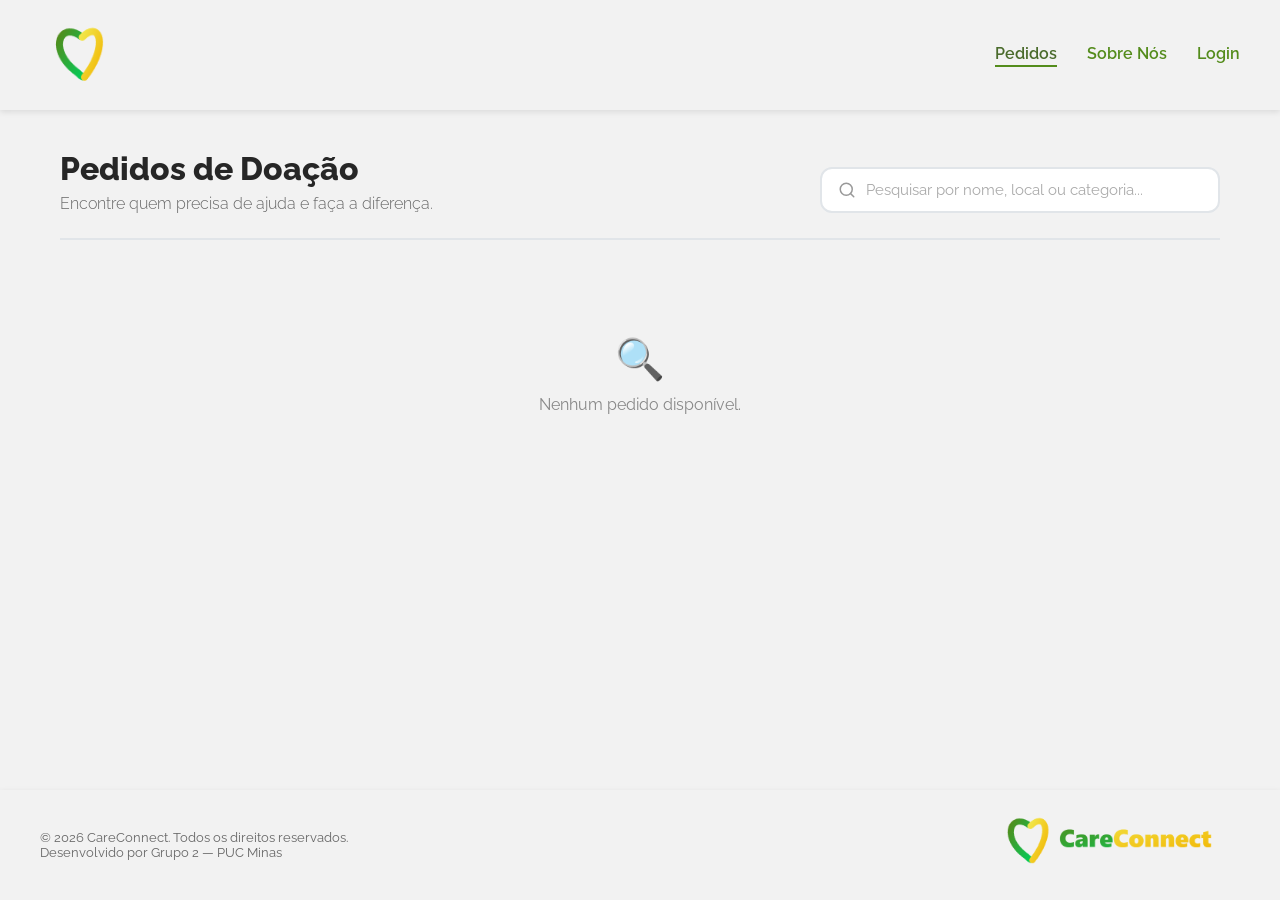
<file: index.html>
<!DOCTYPE html>
<html lang="pt-BR">
<head>
    <meta charset="UTF-8">
    <meta name="viewport" content="width=device-width, initial-scale=1.0">
    <title>CareConnect - Pedidos de Doação</title>
    <link rel="icon" href="src/assets/img/logo-1_1.png" type="image/png">
</head>
<body>
    <script>
        window.location.href = 'src/pages/tela_pedidos/pedidos.html';
    </script>
    <noscript>
        <a href="src/pages/tela_pedidos/pedidos.html">Clique aqui para continuar</a>
    </noscript>
</body>
</html>
</file>
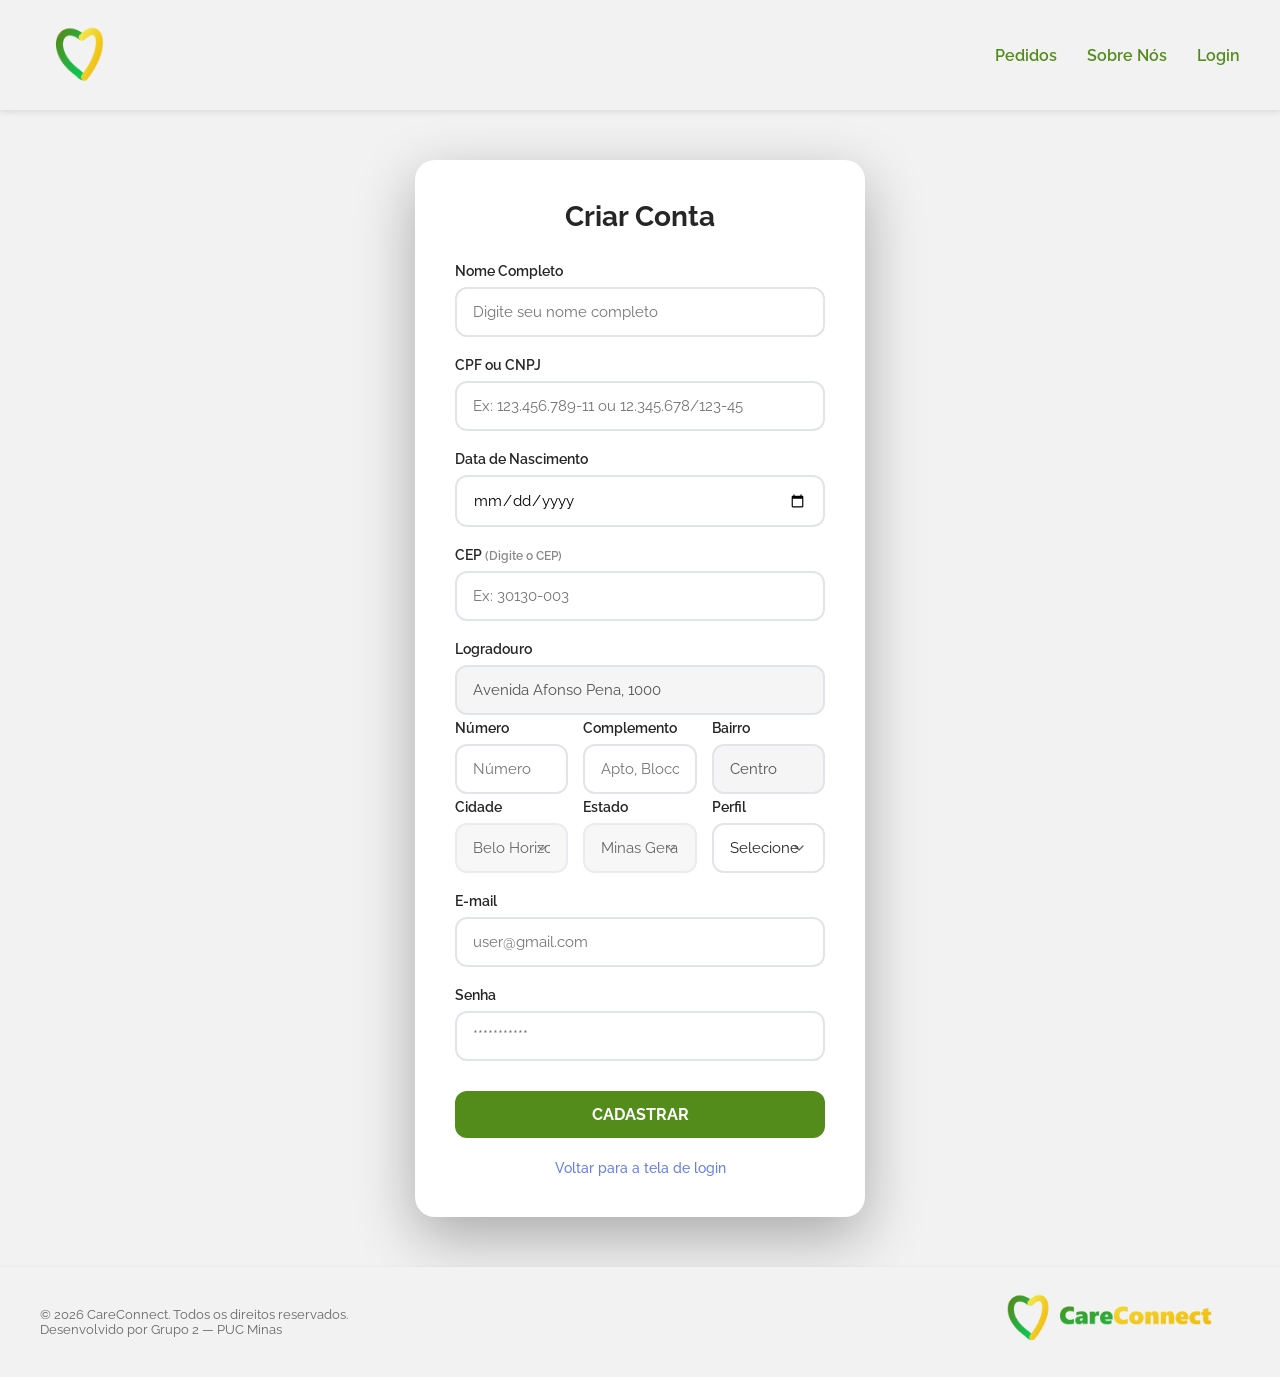
<file: src/pages/criar_conta/criar-conta.html>
<!DOCTYPE html>
<html lang="en">
<head>
    <meta charset="UTF-8">
    <meta name="viewport" content="width=device-width, initial-scale=1.0">
    <title>Criar Conta</title>
    <link rel="icon" href="../../assets/img/logo-1_1.png" type="image/png">
    <link rel="stylesheet" href="style.css">
</head>
<body>
    <header class="header">
        <div class="header-container">
            <div class="logo">
                <img src="../../assets/img/logo-1_1.png" alt="CareConnect Logo" class="logo-img">
            </div>
            <!-- Botão Hamburguer -->
            <button class="hamburger" id="hamburger-btn" aria-label="Abrir menu">
                <span></span>
                <span></span>
                <span></span>
            </button>
            <nav class="nav-menu">
                <a href="../tela_pedidos/pedidos.html" class="nav-link">Pedidos</a>
                <a href="../sobre_nos/sobre-nos.html" class="nav-link">Sobre Nós</a>
                <a href="../tela_login/tela_login.html" class="nav-link">Login</a>
            </nav>
        </div>
    </header>
    <div class="container">
        <section class="section-page">
            <h2>Criar Conta</h2>
            
            <!-- Nome Completo -->
            <label for="user">Nome Completo</label>
            <input type="text" placeholder="Digite seu nome completo" id="user" required>
            
            <!-- CPF ou CNPJ -->
            <label for="cpf_cnpj">CPF ou CNPJ</label>
            <input type="text" placeholder="Ex: 123.456.789-11 ou 12.345.678/123-45" id="cpf_cnpj" required>
            
            <!-- Data de Nascimento -->
            <label for="data-nascimento">Data de Nascimento</label>
            <input type="date" id="data-nascimento" name="nascimento" required>
            
            <!-- CEP (novo campo) -->
            <label for="cep">CEP <span style="color: #888; font-size: 12px;">(Digite o CEP)</span></label>
            <div class="row-cep">
                <div class="coluna-cep">
                    <input type="text" id="cep" name="cep" placeholder="Ex: 30130-003" maxlength="9" value="">
                </div>
            </div>
            
            <!-- Logradouro (bloqueado) -->
            <label for="logradouro">Logradouro</label>
            <input type="text" id="logradouro" name="logradouro" placeholder="Rua, Av, etc" value="Avenida Afonso Pena, 1000" class="endereco-bloqueado" disabled>
            
            <div class="row-3colunas">
                <div class="coluna">
                    <label for="numero">Número</label>
                    <input type="text" id="numero" name="numero" placeholder="Número" value="">
                </div>
                <div class="coluna">
                    <label for="complemento">Complemento</label>
                    <input type="text" id="complemento" name="complemento" placeholder="Apto, Bloco, etc">
                </div>
                <div class="coluna">
                    <label for="bairro">Bairro</label>
                    <input type="text" id="bairro" name="bairro" placeholder="Bairro" value="Centro" class="endereco-bloqueado" disabled>
                </div>
            </div>
            
            <!-- Cidade e Estado (já existentes, mas vamos pré-preencher) -->
            <div class="row-3colunas">
                <div class="coluna">
                    <label for="cidade">Cidade</label>
                    <select id="cidade" name="cidade" disabled class="endereco-bloqueado">
                        <option value="belo-horizonte" selected>Belo Horizonte</option>
                        <option value="contagem">Contagem</option>
                        <option value="sao-paulo">São Paulo</option>
                        <option value="rio">Rio de Janeiro</option>
                        <option value="espirito-santo">Vitória</option>
                    </select>
                </div>
                <div class="coluna">
                    <label for="estado">Estado</label>
                    <select id="estado" name="estado" disabled class="endereco-bloqueado">
                        <option value="mg" selected>Minas Gerais</option>
                        <option value="es">Espírito Santo</option>
                        <option value="sao-paulo">São Paulo</option>
                        <option value="rio">Rio de Janeiro</option>
                    </select>
                </div>
                <div class="coluna">
                    <label for="perfil">Perfil</label>
                    <select id="perfil" name="perfil">
                        <option value="" disabled selected>Selecione</option>
                        <option value="beneficiarios">Beneficiário</option>
                        <option value="ong">ONG</option>
                        <option value="doador">Doador</option>
                    </select>
                </div>
            </div>
            
            <!-- E-mail -->
            <label for="email">E-mail</label>
            <input type="email" placeholder="user@gmail.com" id="email" required>
            
            <!-- Senha -->
            <label for="password">Senha</label>
            <div class="password-container">
                <input type="password" placeholder="***********" id="password" required>
            </div>
            
            <button type="submit">Cadastrar</button>
            <div class="voltar">
                <a href="../tela_login/tela_login.html">Voltar para a tela de login</a>
            </div>
        </section>
    </div>
    <footer class="footer">
      <div class="footer-container">
        <span class="footer-text">
          © 2026 CareConnect. Todos os direitos reservados.<br />
          Desenvolvido por Grupo 2 — PUC Minas
        </span>
        <div class="logo">
          <img
            src="../../assets/img/logo-1_0.png"
            alt="CareConnect Logo"
            class="logo-img-footer"
          />
        </div>
      </div>
    </footer>
    <script type="module">
        import { Hamburger } from "../../js/Hamburger.js";
        new Hamburger();
    </script>
    <script src="conta.js"></script>
</body>
</html>
</file>
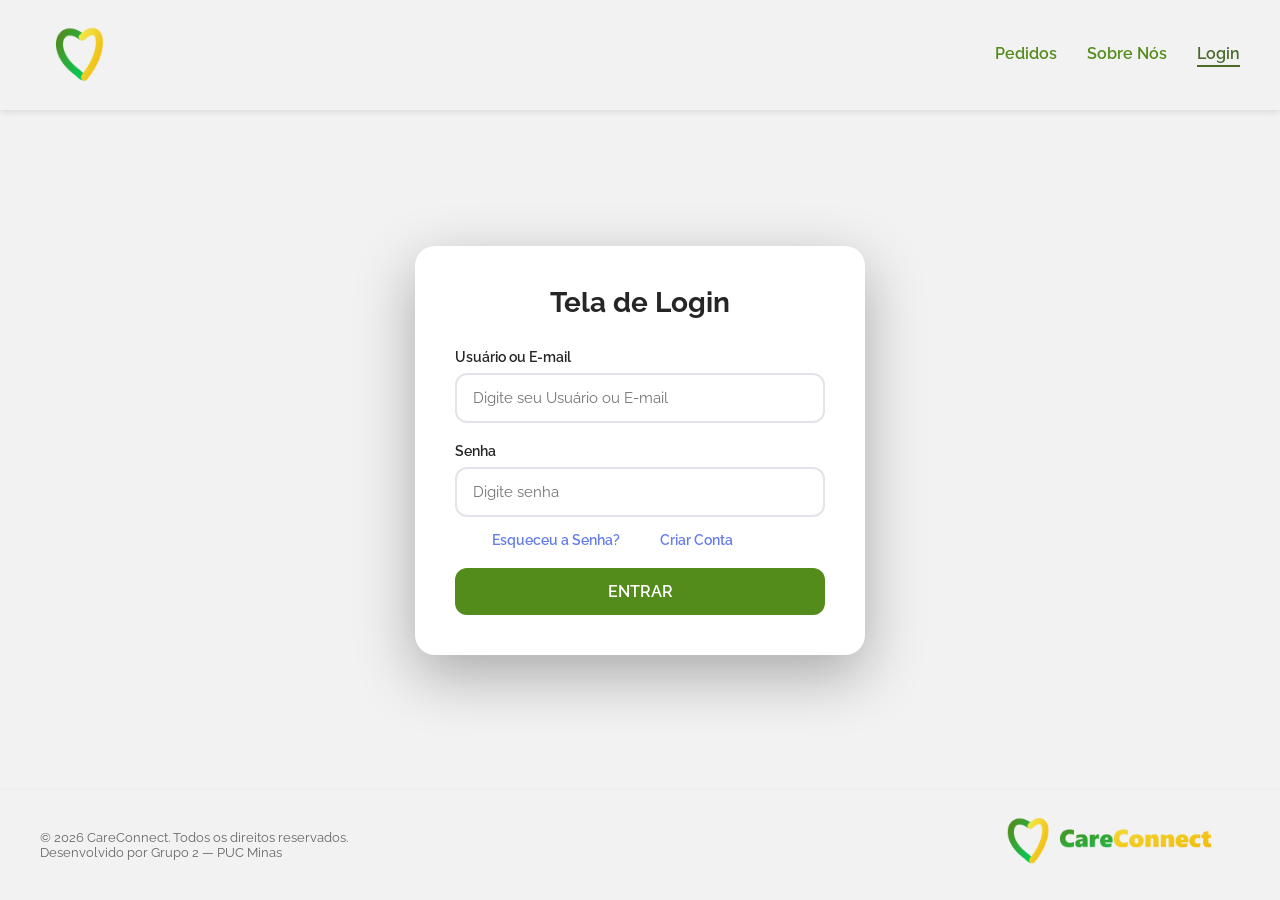
<file: src/pages/criar_pedido/criar_pedido.html>
<!DOCTYPE html>
<html lang="en">
<head>
    <meta charset="UTF-8">
    <meta name="viewport" content="width=device-width, initial-scale=1.0">
    <title>Criar Pedido</title>
    <link rel="icon" href="../../assets/img/logo-1_1.png" type="image/png">
    <link rel="stylesheet" href="style.css">
    <!-- Proteção de Rota: Verificar autenticação -->
    <script type="module">
        import { AuthGuard } from "../../js/AuthGuard.js";
        AuthGuard.protectPage();
    </script>
</head>
<body>
    <header class="header">
        <div class="header-container">
            <div class="logo">
                <img src="../../assets/img/logo-1_1.png" alt="CareConnect Logo" class="logo-img">
            </div>
            <!-- Botão Hamburguer -->
            <button class="hamburger" id="hamburger-btn" aria-label="Abrir menu">
                <span></span>
                <span></span>
                <span></span>
            </button>
            <nav class="nav-menu">
                <a href="../tela_pedidos/pedidos.html" class="nav-link">Pedidos</a>
                <a href="#" class="nav-link nav-link--active">Criar Pedido</a>
                <a href="../transacoes/transações.html" class="nav-link">Transações</a>
                <a href="../tela_perfil/tela_perfil.html" class="nav-link">Meu Perfil</a>
                <a href="#" class="nav-link" onclick="logout()">Sair</a>
            </nav>
        </div>
    </header>

    <div class="container">
        <section class="section-page">
            <h2>Criar Pedido</h2>
            <form id="order-form">
                <label for="title">Título</label>
                <input type="text" placeholder="Digite o título do pedido" id="title" name="title" required>
                <label for="category">Categoria</label>
                <select id="category" name="category" required>
                    <option value="" disabled selected>Selecione a categoria</option>
                    <option value="1">Roupas</option>
                    <option value="2">Alimentos</option>
                    <option value="3">Eletrônicos</option>
                    <option value="4">Móveis</option>
                    <option value="5">Brinquedos</option>
                    <option value="6">Livros</option>
                    <option value="7">Esportes</option>
                    <option value="8">Beleza</option>
                    <option value="9">Saúde</option>
                </select>
                <label for="description">Descrição</label>
                <textarea
                    placeholder="Digite a descrição do pedido"
                    id="description"
                    name="description"
                    required
                ></textarea>
                <button type="submit">Gerar Pedido</button>
            </form>
        </section>
    </div>
    <footer class="footer">
      <div class="footer-container">
        <span class="footer-text">
          © 2026 CareConnect. Todos os direitos reservados.<br />
          Desenvolvido por Grupo 2 — PUC Minas
        </span>
        <div class="logo">
          <img
            src="../../assets/img/logo-1_0.png"
            alt="CareConnect Logo"
            class="logo-img-footer"
          />
        </div>
      </div>
    </footer>
    <script type="module">
        import { AuthGuard } from "../../js/AuthGuard.js";
        import { Hamburger } from "../../js/Hamburger.js";
        window.logout = () => AuthGuard.logout();
        new Hamburger();
    </script>    
    <script type="module" src="criar_pedido.js"></script>
</body>
</html>
</file>
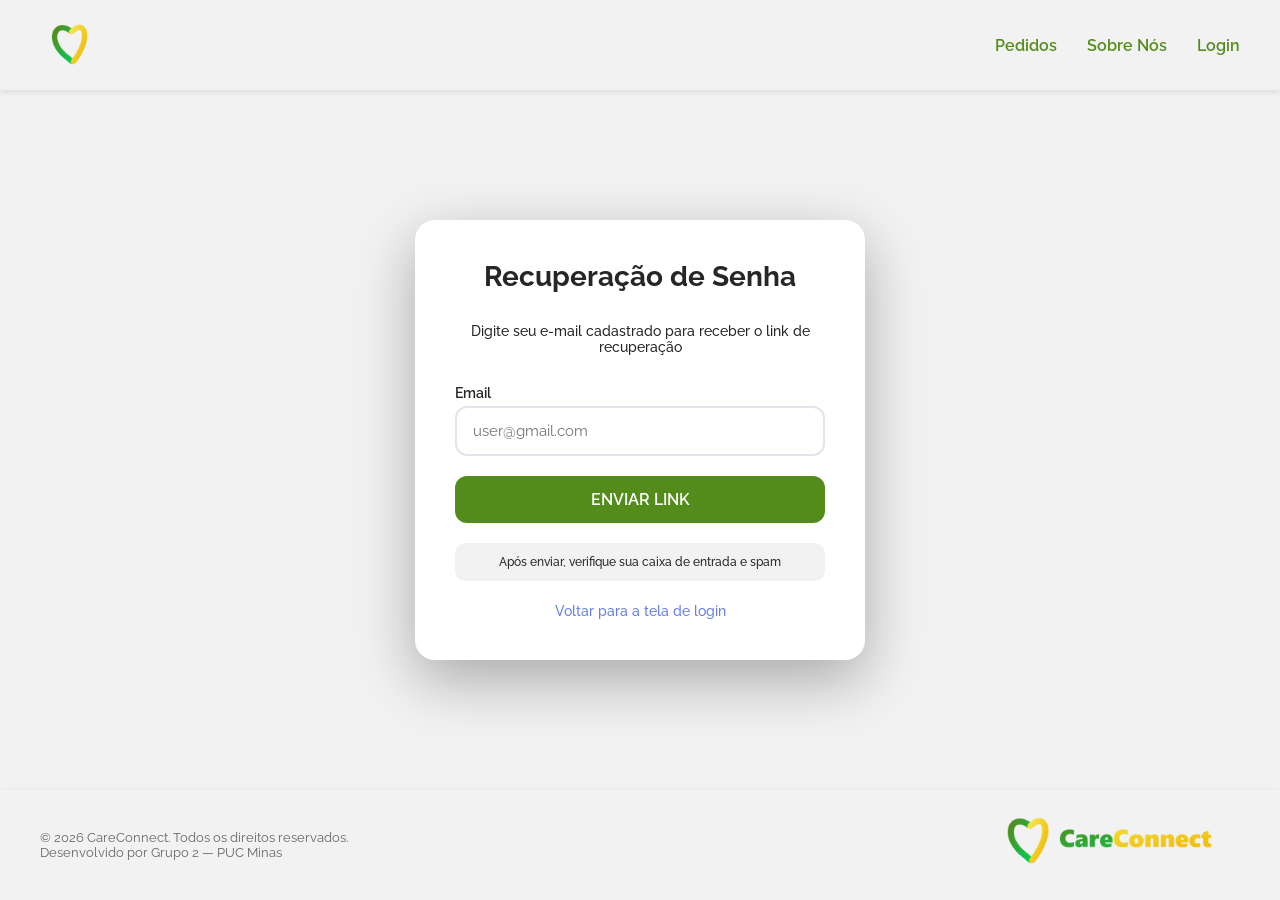
<file: src/pages/esqueceu_senha/senha.html>
<!DOCTYPE html>
<html lang="en">
<head>
    <meta charset="UTF-8">
    <meta name="viewport" content="width=device-width, initial-scale=1.0">
    <title>Esqueceu Senha</title>
    <link rel="icon" href="../../assets/img/logo-1_1.png" type="image/png">
    <link rel="stylesheet" href="style.css">
</head>
<body>
    <header class="header">
        <div class="header-container">
            <div class="logo">
                <img src="../../assets/img/logo-1_1.png" alt="CareConnect Logo" class="logo-img">
            </div>
            <!-- Botão Hamburguer -->
            <button class="hamburger" id="hamburger-btn" aria-label="Abrir menu">
                <span></span>
                <span></span>
                <span></span>
            </button>
            <nav class="nav-menu">
                <a href="../tela_pedidos/pedidos.html" class="nav-link">Pedidos</a>
                <a href="../sobre_nos/sobre-nos.html" class="nav-link">Sobre Nós</a>
                <a href="../tela_login/tela_login.html" class="nav-link">Login</a>
            </nav>
        </div>
    </header>
    <div class="container">
        <section class="section-page">
            <h2>Recuperação de Senha</h2>
            <p class="descricao">Digite seu e-mail cadastrado para receber o link de recuperação</p>
            <form action="#" method="post">
                <label for="email">Email</label>
                <input type="email" id="email" name="email" placeholder="user@gmail.com" required>
                <button type="submit">ENVIAR LINK</button>
            </form>
            <div class="mensagem-ajuda">
                Após enviar, verifique sua caixa de entrada e spam
            </div>
            <div class="voltar">
                <a href="../tela_login/tela_login.html">Voltar para a tela de login</a>
            </div>
        </section>
    </div>
    <footer class="footer">
      <div class="footer-container">
        <span class="footer-text">
          © 2026 CareConnect. Todos os direitos reservados.<br />
          Desenvolvido por Grupo 2 — PUC Minas
        </span>
        <div class="logo">
          <img
            src="../../assets/img/logo-1_0.png"
            alt="CareConnect Logo"
            class="logo-img-footer"
          />
        </div>
      </div>
    </footer>
    <script type="module">
        import { Hamburger } from "../../js/Hamburger.js";
        new Hamburger();
    </script>
    <script src="senha.js"></script>
</body>
</html>
</file>
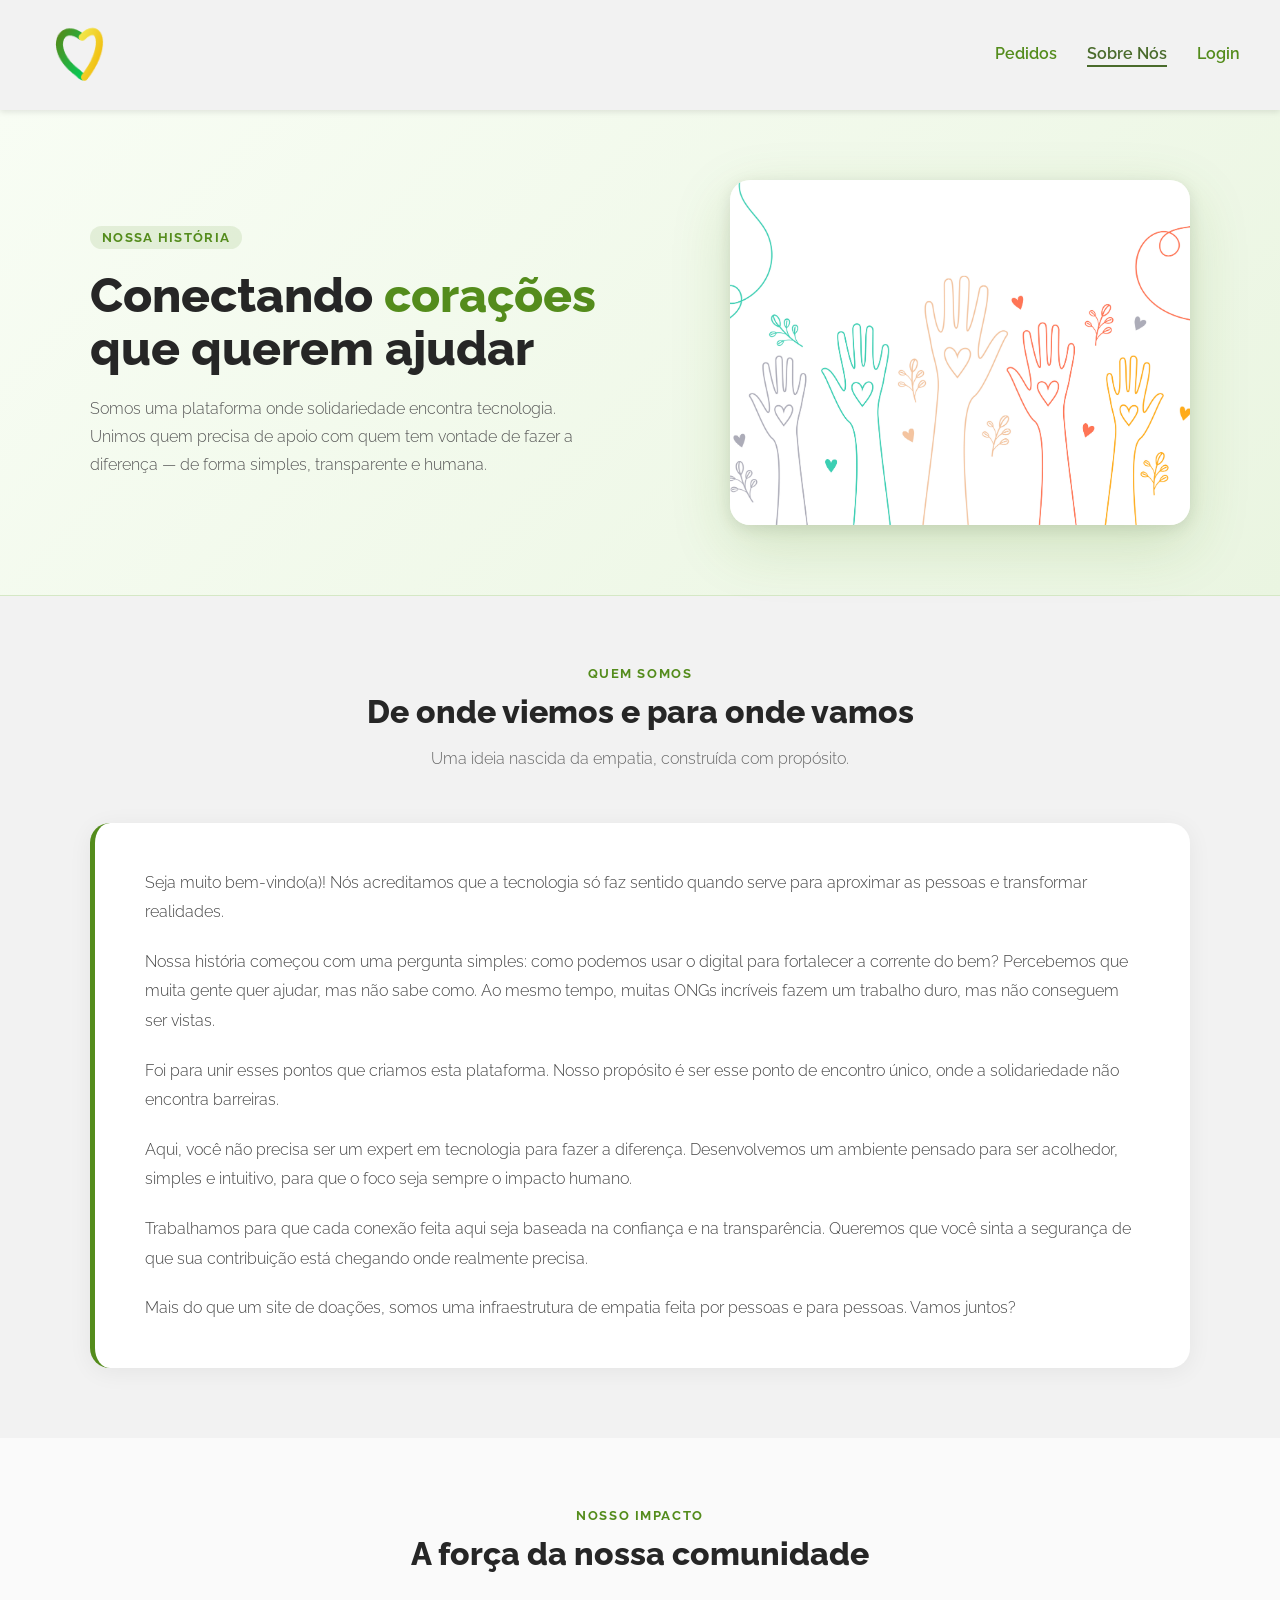
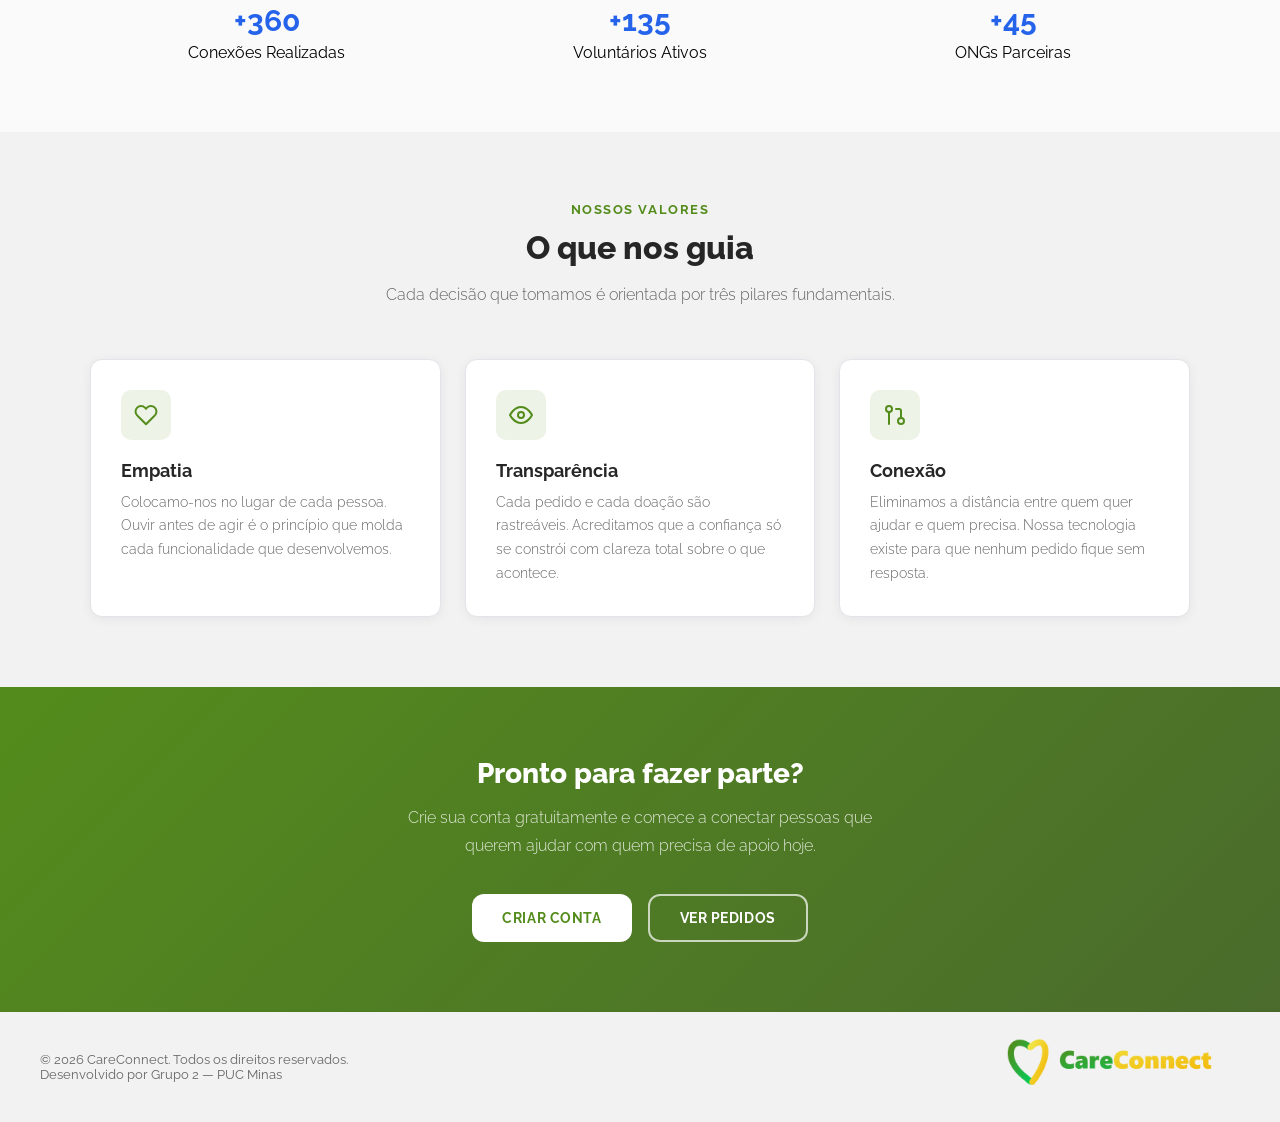
<file: src/pages/sobre_nos/sobre-nos.html>
<!doctype html>
<html lang="pt-BR">
  <head>
    <meta charset="UTF-8" />
    <meta name="viewport" content="width=device-width, initial-scale=1.0" />
    <title>CareConnect — Sobre Nós</title>
    <link rel="icon" href="../../assets/img/logo-1_1.png" type="image/png">
    <link rel="stylesheet" href="style.css" />
    <link rel="stylesheet" href="sobre-nos-extra.css" />
  </head>
  <body>
    <header class="header">
        <div class="header-container">
            <div class="logo">
                <img src="../../assets/img/logo-1_1.png" alt="CareConnect Logo" class="logo-img">
            </div>
            <!-- Botão Hamburguer -->
            <button class="hamburger" id="hamburger-btn" aria-label="Abrir menu">
                <span></span>
                <span></span>
                <span></span>
            </button>
            <nav class="nav-menu">
                <a href="../tela_pedidos/pedidos.html" class="nav-link">Pedidos</a>
                <a href="#" class="nav-link nav-link--active">Sobre Nós</a>
                <a href="../tela_login/tela_login.html" class="nav-link">Login</a>
            </nav>
        </div>
    </header>
    <main>
      <section class="hero">
        <div class="hero__inner">
          <div class="hero__text">
            <span class="hero__eyebrow">Nossa história</span>
            <h1 class="hero__title">
              Conectando <span>corações</span><br />que querem ajudar
            </h1>
            <p class="hero__desc">
              Somos uma plataforma onde solidariedade encontra tecnologia.
              Unimos quem precisa de apoio com quem tem vontade de fazer a
              diferença — de forma simples, transparente e humana.
            </p>
          </div>
          <div class="hero__img-wrap">
            <img
              class="hero__img"
              src="../../assets/img/sobre-img.jpg"
              alt="Voluntários colaborando juntos"
            />
          </div>
        </div>
      </section>

      <section class="section reveal">
        <div class="section__inner">
          <span class="section__label">Quem somos</span>
          <h2 class="section__title">De onde viemos e para onde vamos</h2>
          <p class="section__lead">
            Uma ideia nascida da empatia, construída com propósito.
          </p>
          <div class="story-text">
            <p>
              Seja muito bem-vindo(a)! Nós acreditamos que a tecnologia só faz
              sentido quando serve para aproximar as pessoas e transformar
              realidades.
            </p>
            <p>
              Nossa história começou com uma pergunta simples: como podemos usar
              o digital para fortalecer a corrente do bem? Percebemos que muita
              gente quer ajudar, mas não sabe como. Ao mesmo tempo, muitas ONGs
              incríveis fazem um trabalho duro, mas não conseguem ser vistas.
            </p>
            <p>
              Foi para unir esses pontos que criamos esta plataforma. Nosso
              propósito é ser esse ponto de encontro único, onde a solidariedade
              não encontra barreiras.
            </p>
            <p>
              Aqui, você não precisa ser um expert em tecnologia para fazer a
              diferença. Desenvolvemos um ambiente pensado para ser acolhedor,
              simples e intuitivo, para que o foco seja sempre o impacto humano.
            </p>
            <p>
              Trabalhamos para que cada conexão feita aqui seja baseada na
              confiança e na transparência. Queremos que você sinta a segurança
              de que sua contribuição está chegando onde realmente precisa.
            </p>
            <p>
              Mais do que um site de doações, somos uma infraestrutura de
              empatia feita por pessoas e para pessoas. Vamos juntos?
            </p>
          </div>
        </div>
      </section>

      <section class="section section--gray reveal">
        <div class="section__inner">
          <span class="section__label">Nosso Impacto</span>
          <h2 class="section__title">A força da nossa comunidade</h2>
          <div class="stats-grid">
            <div class="stat-item">
              <h3 class="counter" data-target="1200">+0</h3>
              <p>Conexões Realizadas</p>
            </div>
            <div class="stat-item">
              <h3 class="counter" data-target="450">+0</h3>
              <p>Voluntários Ativos</p>
            </div>
            <div class="stat-item">
              <h3 class="counter" data-target="85">+0</h3>
              <p>ONGs Parceiras</p>
            </div>
          </div>
        </div>
      </section>

      <section class="section">
        <div class="section__inner">
          <span class="section__label">Nossos valores</span>
          <h2 class="section__title">O que nos guia</h2>
          <p class="section__lead">
            Cada decisão que tomamos é orientada por três pilares fundamentais.
          </p>
          <div class="values-grid">
            <div class="value-card reveal">
              <div class="value-card__icon">
                <svg
                  xmlns="http://www.w3.org/2000/svg"
                  viewBox="0 0 24 24"
                  fill="none"
                  stroke="currentColor"
                  stroke-width="2"
                  stroke-linecap="round"
                  stroke-linejoin="round"
                >
                  <path
                    d="M20.84 4.61a5.5 5.5 0 0 0-7.78 0L12 5.67l-1.06-1.06a5.5 5.5 0 0 0-7.78 7.78l1.06 1.06L12 21.23l7.78-7.78 1.06-1.06a5.5 5.5 0 0 0 0-7.78z"
                  />
                </svg>
              </div>
              <h3 class="value-card__title">Empatia</h3>
              <p class="value-card__text">
                Colocamo-nos no lugar de cada pessoa. Ouvir antes de agir é o
                princípio que molda cada funcionalidade que desenvolvemos.
              </p>
            </div>

            <div class="value-card reveal">
              <div class="value-card__icon">
                <svg
                  xmlns="http://www.w3.org/2000/svg"
                  viewBox="0 0 24 24"
                  fill="none"
                  stroke="currentColor"
                  stroke-width="2"
                  stroke-linecap="round"
                  stroke-linejoin="round"
                >
                  <path d="M1 12s4-8 11-8 11 8 11 8-4 8-11 8-11-8-11-8z" />
                  <circle cx="12" cy="12" r="3" />
                </svg>
              </div>
              <h3 class="value-card__title">Transparência</h3>
              <p class="value-card__text">
                Cada pedido e cada doação são rastreáveis. Acreditamos que a
                confiança só se constrói com clareza total sobre o que acontece.
              </p>
            </div>

            <div class="value-card reveal">
              <div class="value-card__icon">
                <svg
                  xmlns="http://www.w3.org/2000/svg"
                  viewBox="0 0 24 24"
                  fill="none"
                  stroke="currentColor"
                  stroke-width="2"
                  stroke-linecap="round"
                  stroke-linejoin="round"
                >
                  <circle cx="18" cy="18" r="3" />
                  <circle cx="6" cy="6" r="3" />
                  <path d="M13 6h3a2 2 0 0 1 2 2v7" />
                  <line x1="6" y1="9" x2="6" y2="21" />
                </svg>
              </div>
              <h3 class="value-card__title">Conexão</h3>
              <p class="value-card__text">
                Eliminamos a distância entre quem quer ajudar e quem precisa.
                Nossa tecnologia existe para que nenhum pedido fique sem
                resposta.
              </p>
            </div>
          </div>
        </div>
      </section>
      <section class="cta">
        <h2 class="cta__title">Pronto para fazer parte?</h2>
        <p class="cta__desc">
          Crie sua conta gratuitamente e comece a conectar pessoas que querem
          ajudar com quem precisa de apoio hoje.
        </p>
        <div class="cta__btns">
          <a
            href="../criar_conta/criar-conta.html"
            class="btn-cta btn-cta--white"
            >Criar conta</a
          >
          <a
            href="../tela_pedidos/pedidos.html"
            class="btn-cta btn-cta--outline"
            >Ver pedidos</a
          >
        </div>
      </section>
    </main>
    <footer class="footer">
      <div class="footer-container">
        <span class="footer-text">
          © 2026 CareConnect. Todos os direitos reservados.<br />
          Desenvolvido por Grupo 2 — PUC Minas
        </span>
        <div class="logo">
          <img
            src="../../assets/img/logo-1_0.png"
            alt="CareConnect Logo"
            class="logo-img-footer"
          />
        </div>
      </div>
    </footer>
    <script type="module">
        import { Hamburger } from "../../js/Hamburger.js";
        new Hamburger();
    </script>
    <script src="sobre-nos.js"></script>
  </body>
</html>
</file>
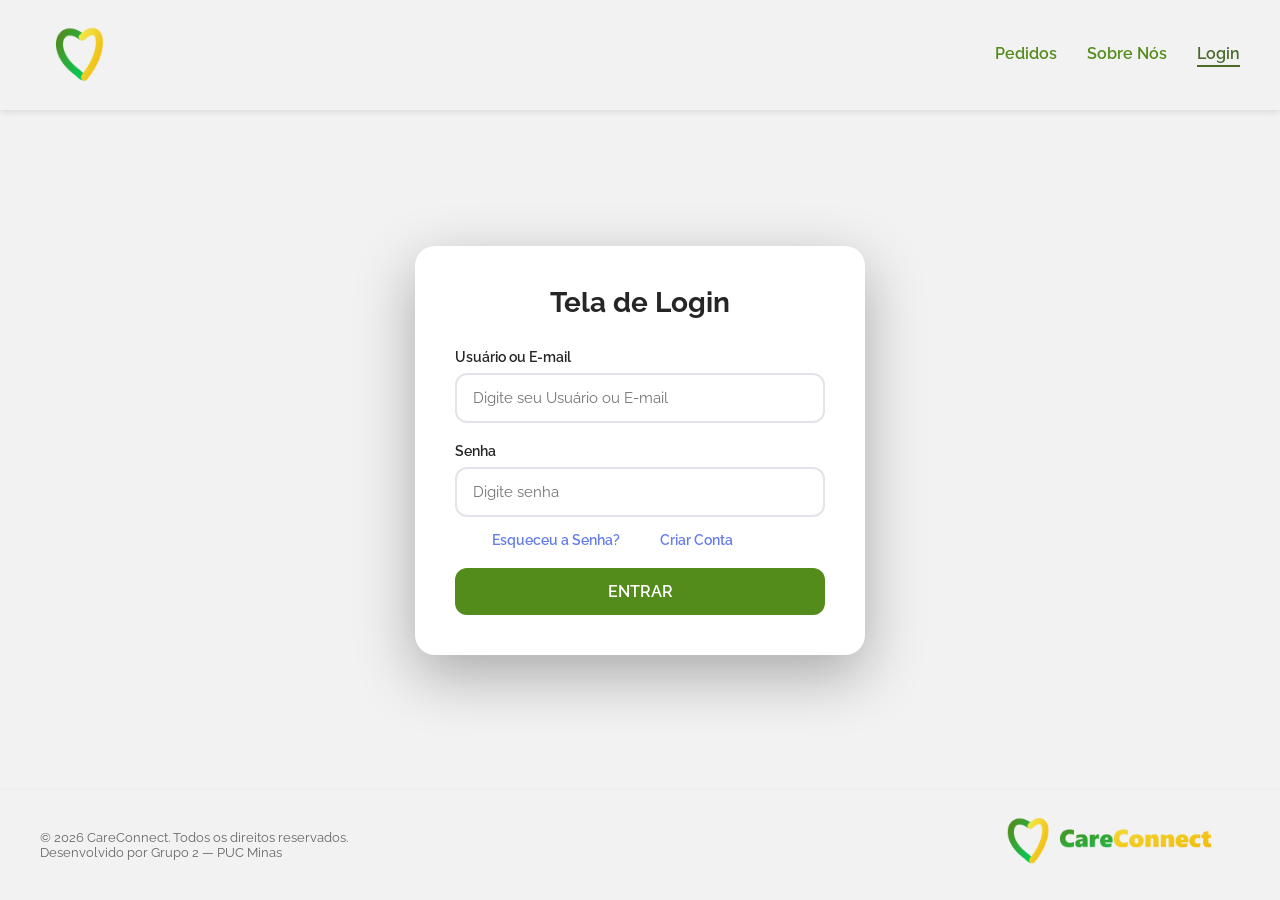
<file: src/pages/tela_login/tela_login.html>
<!DOCTYPE html>
<html lang="en">
<head>
    <meta charset="UTF-8">
    <meta name="viewport" content="width=device-width, initial-scale=1.0">
    <title>Tela de Login</title>
    <link rel="icon" href="../../assets/img/logo-1_1.png" type="image/png">
    <link rel="stylesheet" href="style.css">
</head>
<body>
    <header class="header">
        <div class="header-container">
            <div class="logo">
                <img src="../../assets/img/logo-1_1.png" alt="CareConnect Logo" class="logo-img">
            </div>
            <!-- Botão Hamburguer -->
            <button class="hamburger" id="hamburger-btn" aria-label="Abrir menu">
                <span></span>
                <span></span>
                <span></span>
            </button>
            <nav class="nav-menu">
                <a href="../tela_pedidos/pedidos.html" class="nav-link">Pedidos</a>
                <a href="../sobre_nos/sobre-nos.html" class="nav-link">Sobre Nós</a>
                <a href="#" class="nav-link nav-link--active">Login</a>
            </nav>
        </div>
    </header>
    <div class="container">
        <section class="section-page">
            <h2>Tela de Login</h2>
            
            <label for="user">Usuário ou E-mail</label>
            <input type="text" placeholder="Digite seu Usuário ou E-mail" id="user" required>

            <label for="password">Senha</label>
            <input type="password" placeholder="Digite senha" id="password" required>
            
            <div class="links-container">
                <div class="recupera-senha">
                    <a href="../esqueceu_senha/senha.html">Esqueceu a Senha?</a>
                </div>
                <div class="cria-conta">
                    <a href="../criar_conta/criar-conta.html">Criar Conta</a>
                </div>
            </div>
            <button type="submit">ENTRAR</button>
        </section>
    </div>
    <footer class="footer">
      <div class="footer-container">
        <span class="footer-text">
          © 2026 CareConnect. Todos os direitos reservados.<br />
          Desenvolvido por Grupo 2 — PUC Minas
        </span>
        <div class="logo">
          <img
            src="../../assets/img/logo-1_0.png"
            alt="CareConnect Logo"
            class="logo-img-footer"
          />
        </div>
      </div>
    </footer>
    <script type="module">
        import { Hamburger } from "../../js/Hamburger.js";
        new Hamburger();
    </script>
    <script src="login.js"></script>
</body>
</html>
</file>
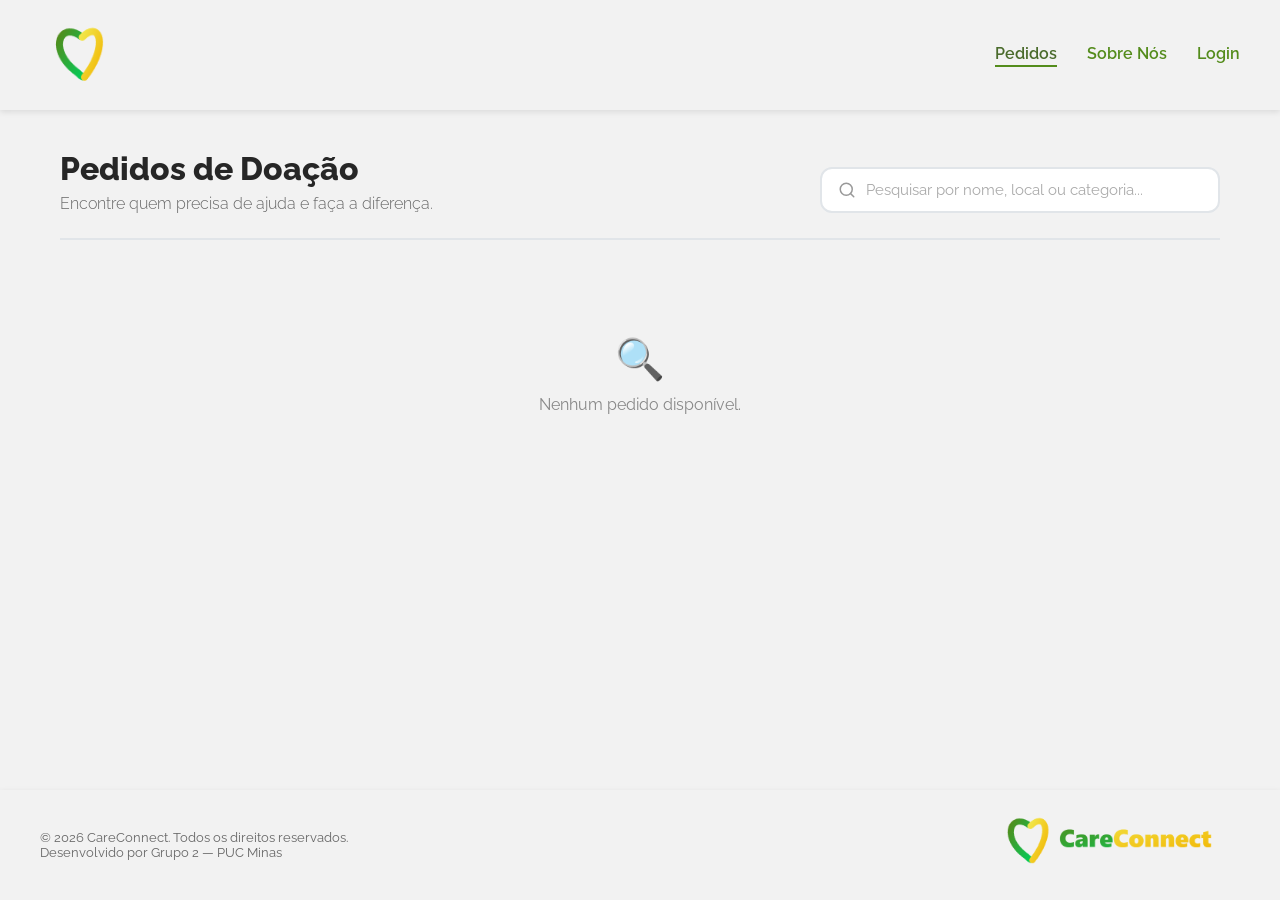
<file: src/pages/tela_pedidos/pedidos.html>
<!DOCTYPE html>
<html lang="pt-BR">
<head>
    <meta charset="UTF-8">
    <meta name="viewport" content="width=device-width, initial-scale=1.0">
    <title>Pedidos de Doação — CareConnect</title>
    <link rel="icon" href="../../assets/img/logo-1_1.png" type="image/png">
    <link rel="stylesheet" href="style.css">
</head>
<body>

    <!-- HEADER -->
    <header class="header">
        <div class="header-container">
            <div class="logo">
                <img src="../../assets/img/logo-1_1.png" alt="CareConnect Logo" class="logo-img">
            </div>
            
            <!-- Botão Hamburguer -->
            <button class="hamburger" id="hamburger-btn" aria-label="Abrir menu">
                <span></span>
                <span></span>
                <span></span>
            </button>
            
            <nav class="nav-menu" id="nav-authenticated">
                <a href="#" class="nav-link nav-link--active">Pedidos</a>
                <a href="../criar_pedido/criar_pedido.html" class="nav-link">Criar Pedido</a>
                <a href="../transacoes/transações.html" class="nav-link">Transações</a>
                <a href="../tela_perfil/tela_perfil.html" class="nav-link">Meu Perfil</a>
                <a href="#" class="nav-link" onclick="logout()">Sair</a>
            </nav>

            <!-- Menu para usuário NÃO AUTENTICADO -->
            <nav class="nav-menu" id="nav-unauthenticated">
                <a href="#" class="nav-link nav-link--active">Pedidos</a>
                <a href="../sobre_nos/sobre-nos.html" class="nav-link">Sobre Nós</a>
                <a href="../tela_login/tela_login.html" class="nav-link">Login</a>
            </nav>
        </div>
    </header>

    <!-- CONTEÚDO PRINCIPAL -->
    <main class="main-content">

        <!-- TOPO: TÍTULO + BARRA DE PESQUISA -->
        <div class="page-header">
            <div class="page-header__text">
                <h1 class="page-title">Pedidos de Doação</h1>
                <p class="page-subtitle">Encontre quem precisa de ajuda e faça a diferença.</p>
            </div>
            <div class="search-bar">
                <svg class="search-bar__icon" xmlns="http://www.w3.org/2000/svg" viewBox="0 0 24 24" fill="none"
                    stroke="currentColor" stroke-width="2" stroke-linecap="round" stroke-linejoin="round">
                    <circle cx="11" cy="11" r="8"></circle>
                    <line x1="21" y1="21" x2="16.65" y2="16.65"></line>
                </svg>
                <input
                    type="text"
                    id="search-input"
                    class="search-bar__input"
                    placeholder="Pesquisar por nome, local ou categoria..."
                    oninput="filterOrders(this.value)"
                >
            </div>
        </div>
        <div class="pedidos-grid" id="pedidos-grid">
            <div class="empty-state" id="empty-state" style="display: none;">
                <p class="empty-state__icon">🔍</p>
                <p class="empty-state__msg" id="empty-msg"></p>
            </div>
        </div>

        <!-- PAGINAÇÃO -->
        <nav class="pagination" id="pagination" aria-label="Paginação">
            <button class="page-btn page-arrow" id="prev-btn" aria-label="Anterior" disabled>‹</button>
            <div id="page-numbers">
                <button class="page-btn active" data-page="1">1</button>
            </div>
            <button class="page-btn page-arrow" id="next-btn" aria-label="Próximo">›</button>
        </nav>
    </main>

    <div class="modal-overlay" id="modal-overlay" onclick="closeModal()">
        <div class="modal" onclick="event.stopPropagation()">
            <button class="modal__fechar" onclick="closeModal()" aria-label="Fechar">
                <svg xmlns="http://www.w3.org/2000/svg" viewBox="0 0 24 24" fill="none" stroke="currentColor" stroke-width="2.5" stroke-linecap="round" stroke-linejoin="round"><line x1="18" y1="6" x2="6" y2="18"/><line x1="6" y1="6" x2="18" y2="18"/></svg>
            </button>
            <div class="modal__conteudo" id="modal-conteudo">
            </div>
            <button class="btn btn--primary modal__btn-pegar" id="modal-btn-pegar">
                <svg xmlns="http://www.w3.org/2000/svg" viewBox="0 0 24 24" fill="none" stroke="currentColor" stroke-width="2" stroke-linecap="round" stroke-linejoin="round"><path d="M20.84 4.61a5.5 5.5 0 0 0-7.78 0L12 5.67l-1.06-1.06a5.5 5.5 0 0 0-7.78 7.78l1.06 1.06L12 21.23l7.78-7.78 1.06-1.06a5.5 5.5 0 0 0 0-7.78z"/></svg>
                Pegar este pedido
            </button>
        </div>
    </div>

    <!-- Modal de Sucesso ao capturar pedido -->
    <div class="success-modal" id="success-modal">
        <div class="success-modal__content">
            <div class="success-modal__icon">✓</div>
            <h2 class="success-modal__title" id="success-modal-title">Pedido capturado com sucesso!</h2>
            <p class="success-modal__message" id="success-modal-message">Entraremos em contato com mais detalhes sobre a doação.</p>
            <button class="btn btn--primary success-modal__btn" onclick="closeSuccessModal()">Voltar aos pedidos</button>
        </div>
    </div>

    <!-- FOOTER -->
    <footer class="footer">
      <div class="footer-container">
        <span class="footer-text">
          © 2026 CareConnect. Todos os direitos reservados.<br />
          Desenvolvido por Grupo 2 — PUC Minas
        </span>
        <div class="logo">
          <img
            src="../../assets/img/logo-1_0.png"
            alt="CareConnect Logo"
            class="logo-img-footer"
          />
        </div>
      </div>
    </footer>
    <script type="module" src="pedidos.js"></script>
</body>
</html>
</file>
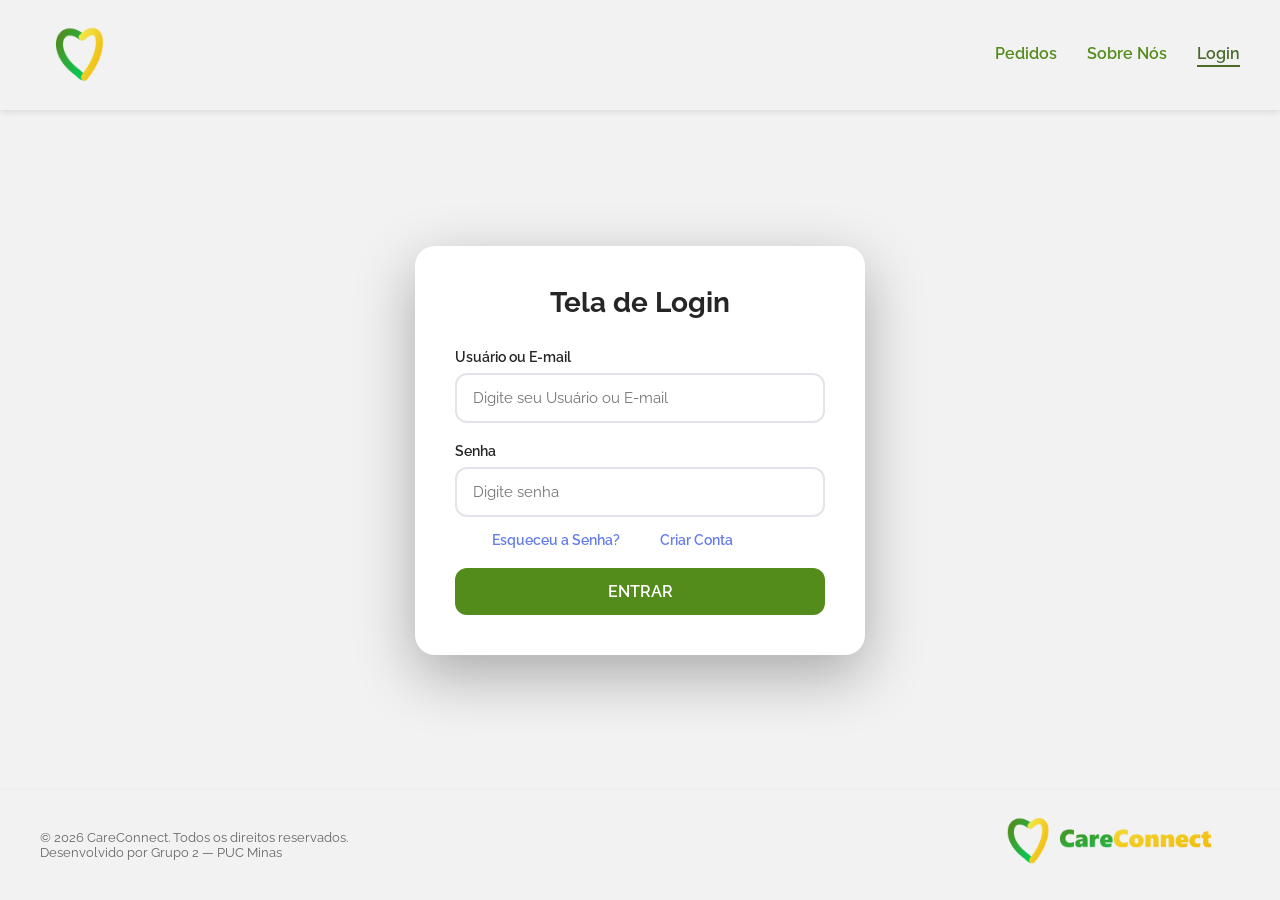
<file: src/pages/transacoes/transações.html>
<!DOCTYPE html>
<html lang="pt-BR">

<head>
    <meta charset="UTF-8">
    <meta name="viewport" content="width=device-width, initial-scale=1.0">
    <title>Transações — CareConnect</title>
    <link rel="icon" href="../../assets/img/logo-1_1.png" type="image/png">
    <link rel="stylesheet" href="style.css">
    <script type="module">
        import { AuthGuard } from "../../js/AuthGuard.js";
        import { Hamburger } from "../../js/Hamburger.js";
        document.title = 'CareConnect - Transações';
        AuthGuard.protectPage();
        window.logout = () => AuthGuard.logout();
        new Hamburger();
    </script>
</head>

<body>
    <header class="header">
        <div class="header-container">
            <div class="logo">
                <img src="../../assets/img/logo-1_1.png" alt="CareConnect Logo" class="logo-img">
            </div>
            <!-- Botão Hamburguer -->
            <button class="hamburger" id="hamburger-btn" aria-label="Abrir menu">
                <span></span>
                <span></span>
                <span></span>
            </button>
            <nav class="nav-menu">
                <a href="../tela_pedidos/pedidos.html" class="nav-link">Pedidos</a>
                <a href="../criar_pedido/criar_pedido.html" class="nav-link">Criar Pedido</a>
                <a href="#" class="nav-link nav-link--active">Transações</a>
                <a href="../tela_perfil/tela_perfil.html" class="nav-link">Meu Perfil</a>
                <a href="#" class="nav-link" onclick="logout()">Sair</a>
            </nav>
        </div>
    </header>

    <main>
        <div class="container">
            <h1 class="page-title">Transações</h1>
            <p class="page-desc">Acompanhe suas doações</p>
            
            <div class="search-container" style="margin-bottom: 20px; display: none;">
                <input type="text" id="search-input" placeholder="🔍 Buscar pedido ou doador...">
            </div>

            <div id="container-pedidos"></div>

            <nav class="pagination" id="pagination" aria-label="Paginação">
                <button class="page-btn page-arrow" id="prev-btn" aria-label="Anterior" disabled>‹</button>
                <div id="page-numbers"></div>
                <button class="page-btn page-arrow" id="next-btn" aria-label="Próximo">›</button>
            </nav>
        </div>
    </main>

    <div id="container-modais"></div>

    <footer class="footer">
      <div class="footer-container">
        <span class="footer-text">
          © 2026 CareConnect. Todos os direitos reservados.<br />
          Desenvolvido por Grupo 2 — PUC Minas
        </span>
        <div class="logo">
          <img
            src="../../assets/img/logo-1_0.png"
            alt="CareConnect Logo"
            class="logo-img-footer"
          />
        </div>
      </div>
    </footer>
    <script type="module" src="transacoes.js"></script>
</body>

</html>
</file>
<file: src/pages/criar_conta/style.css>
@import url('../../styles/global.css');
@import url('../../styles/responsive.css');

/* ============ HEADER ============ */

.container {
    padding: 5rem 0;
}

.logo-text {
    font-size: 2.2rem;
    font-weight: var(--font-weight-bold);
    color: var(--color-primary);
    font-family: var(--font-family);
}

.nav-link:hover {
    color: #3a6b0f;
}

/* ============ CORPO DA PÁGINA ============ */
.container select:focus {
    border-color: var(--color-dark);
    box-shadow: 0 0 0 3px rgba(84, 140, 28, 0.1);
}

.row-3colunas {
    display: grid;
    grid-template-columns: 1fr 1fr 1fr;
    gap: 1.5rem;
    margin-top: 0.5rem;
}

.coluna {
    display: flex;
    flex-direction: column;
}

.coluna label {
    margin-top: 0;
    margin-bottom: 0.8rem;
}

.voltar {
    text-align: center;
    margin-top: 2rem;
}

.voltar a {
    color: var(--color-link);
    text-decoration: none;
    font-size: var(--font-size-label);
    font-weight: var(--font-weight-medium);
}

.voltar a:hover {
    text-decoration: underline;
}

.row-cep {
    display: flex;
    gap: 15px;
    margin-bottom: 15px;
}

.coluna-cep {
    flex: 1;
}

.endereco-bloqueado {
    background-color: #f5f5f5;
    cursor: not-allowed;
}

.info-prototipo {
    background-color: #e3f2fd;
    border-left: 4px solid #2196f3;
    padding: 10px;
    margin: 15px 0;
    font-size: 12px;
    color: #555;
    border-radius: 4px;
}

.info-prototipo strong {
    color: #1976d2;
}

.cep-exemplos {
    display: flex;
    gap: 10px;
    margin-top: 5px;
    margin-bottom: 10px;
    flex-wrap: wrap;
}

.cep-exemplo-btn {
    background: #e0e0e0;
    padding: 4px 10px;
    border-radius: 15px;
    font-size: 11px;
    cursor: pointer;
    transition: all 0.3s;
    border: none;
}

.cep-exemplo-btn:hover {
    background: #667eea;
    color: white;
}

.campo-obrigatorio::after {
    content: " *";
    color: red;
}

hr {
    margin: 15px 0;
    border: none;
    border-top: 1px solid #e0e0e0;
}
</file>
<file: src/pages/criar_pedido/style.css>
@import url('../../styles/global.css');
@import url('../../styles/responsive.css');
</file>
<file: src/pages/esqueceu_senha/style.css>
@import url('../../styles/global.css');
@import url('../../styles/responsive.css');


.logo-img {
    width: 6rem;
    height: 6rem;
}

.container label {
    margin-bottom: 0.5rem;
}

@keyframes fadeIn {
    from {
        opacity: 0;
        transform: translateY(-2rem);
    }
    to {
        opacity: 1;
        transform: translateY(0);
    }
}

.fade-in {
    animation: fadeIn 0.5s ease-out;
}

.descricao {
    color: var(--color-dark);
    text-align: center;
    font-weight: var(--font-weight-medium);
    margin-bottom: 3rem;
    font-size: var(--font-size-label);
}

.container input:focus {
    border-color: #000000;
    box-shadow: 0 0 0 3px rgba(102, 126, 234, 0.1);
}

button {
    font-weight: var(--font-weight-semibold);
    margin-top: 2rem;
    text-transform: none;
}

.mensagem-ajuda {
    background-color: var(--color-bg);
    padding: 1.2rem;
    border-radius: var(--border-radius-sm);
    margin-top: 2rem;
    font-size: 1.2rem;
    color: var(--color-dark);
    text-align: center;
    font-weight: var(--font-weight-medium);
}

.voltar {
    text-align: center;
    margin-top: 2rem;
}

.voltar a {
    color: var(--color-link);
    text-decoration: none;
    font-size: var(--font-size-label);
    font-weight: var(--font-weight-medium);
}

.voltar a:hover {
    text-decoration: underline;
}

@media (max-width: 480px) {
    .descricao {
        font-size: 1.2rem;
        margin-bottom: 2rem;
    }

    .mensagem-ajuda {
        font-size: 1.1rem;
        padding: 1rem;
    }
}
</file>
<file: src/pages/sobre_nos/style.css>
@import url('../../styles/global.css');
@import url('../../styles/responsive.css');

main { flex: 1; }

/* ── Hero ─────────────────────────────────────────────────────────────────── */
.hero {
    background: linear-gradient(135deg, #f8fdf4 0%, #eaf5e1 100%);
    padding: 7rem 2rem;
    border-bottom: 1px solid #d5e8c5;
}

.hero__inner {
    max-width: 1100px;
    margin: 0 auto;
    display: flex;
    align-items: center;
    gap: 6rem;
}

.hero__text { flex: 1; min-width: 0; }

.hero__eyebrow {
    display: inline-block;
    background: rgba(84, 140, 28, .12);
    color: var(--color-primary);
    font-size: var(--font-size-small);
    font-weight: var(--font-weight-bold);
    letter-spacing: .1em;
    text-transform: uppercase;
    padding: .4rem 1.2rem;
    border-radius: 999px;
    margin-bottom: 2rem;
}

.hero__title {
    font-size: 4.8rem;
    font-weight: var(--font-weight-extrabold);
    color: var(--color-dark);
    line-height: 1.1;
    margin-bottom: 2rem;
}

.hero__title span { color: var(--color-primary); }

.hero__desc {
    font-size: var(--font-size-text);
    line-height: 1.75;
    color: #555;
    font-weight: var(--font-weight-light);
    max-width: 50rem;
}

.hero__img-wrap { flex: 1; min-width: 0; max-width: 46rem; }

.hero__img {
    width: 100%;
    border-radius: var(--border-radius-lg);
    box-shadow: 0 20px 60px rgba(84, 140, 28, .18), 0 4px 16px rgba(0, 0, 0, .1);
    object-fit: cover;
    aspect-ratio: 4/3;
    display: block;
}

/* ── Seções ──────────────────────────────────────────────────────────────── */
.section { padding: 7rem 2rem; }
.section--gray { background: #fafafa; }
.section__inner { max-width: 1100px; margin: 0 auto; }

.section__label {
    display: block;
    text-align: center;
    font-size: var(--font-size-small);
    font-weight: var(--font-weight-bold);
    letter-spacing: .12em;
    text-transform: uppercase;
    color: var(--color-primary);
    margin-bottom: 1.2rem;
}

.section__title {
    text-align: center;
    font-size: var(--font-size-title);
    font-weight: var(--font-weight-extrabold);
    color: var(--color-dark);
    margin-bottom: 1.4rem;
    line-height: 1.2;
}

.section__lead {
    text-align: center;
    font-size: var(--font-size-text);
    color: #666;
    font-weight: var(--font-weight-light);
    line-height: 1.7;
    max-width: 60rem;
    margin: 0 auto 5rem;
}

/* ── Texto da história ───────────────────────────────────────────────────── */
.story-text {
    background: var(--color-white);
    border-radius: var(--border-radius-lg);
    padding: 4.5rem 5rem;
    box-shadow: 0 4px 24px rgba(0, 0, 0, .06);
    border-left: 5px solid var(--color-primary);
}

.story-text p {
    font-size: var(--font-size-text);
    line-height: 1.85;
    color: #444;
    font-weight: var(--font-weight-light);
    margin-bottom: 2rem;
}

.story-text p:last-child { margin-bottom: 0; }

/* ── Grid de valores ─────────────────────────────────────────────────────── */
.values-grid {
    display: grid;
    grid-template-columns: repeat(auto-fill, minmax(28rem, 1fr));
    gap: 2.4rem;
}

.value-card {
    background: var(--color-white);
    border-radius: var(--border-radius-md);
    padding: 3rem;
    box-shadow: 0 2px 12px rgba(0, 0, 0, .06);
    border: 1.5px solid var(--color-border);
    transition: transform .2s ease, box-shadow .2s ease;
}

.value-card:hover {
    transform: translateY(-4px);
    box-shadow: 0 8px 28px rgba(84, 140, 28, .13);
}

.value-card__icon {
    width: 5rem;
    height: 5rem;
    background: rgba(84, 140, 28, .1);
    border-radius: var(--border-radius-sm);
    display: flex;
    align-items: center;
    justify-content: center;
    margin-bottom: 2rem;
}

.value-card__icon svg { width: 2.4rem; height: 2.4rem; color: var(--color-primary); }

.value-card__title {
    font-size: var(--font-size-menu);
    font-weight: var(--font-weight-bold);
    color: var(--color-dark);
    margin-bottom: 1rem;
}

.value-card__text {
    font-size: var(--font-size-label);
    line-height: 1.7;
    color: #666;
    font-weight: var(--font-weight-light);
}

/* ── CTA ─────────────────────────────────────────────────────────────────── */
.cta {
    background: linear-gradient(135deg, var(--color-primary) 0%, var(--color-primary-hover) 100%);
    padding: 7rem 2rem;
    text-align: center;
}

.cta__title {
    font-size: var(--font-size-subtitle);
    font-weight: var(--font-weight-extrabold);
    color: var(--color-white);
    margin-bottom: 1.4rem;
    line-height: 1.2;
}

.cta__desc {
    font-size: var(--font-size-text);
    color: rgba(255, 255, 255, .82);
    font-weight: var(--font-weight-light);
    margin-bottom: 3.5rem;
    max-width: 50rem;
    margin-left: auto;
    margin-right: auto;
    line-height: 1.7;
}

.cta__btns { display: flex; justify-content: center; gap: 1.6rem; flex-wrap: wrap; }

.btn-cta {
    display: inline-flex;
    align-items: center;
    gap: .8rem;
    padding: 1.4rem 3rem;
    border-radius: var(--border-radius-md);
    font-family: var(--font-family);
    font-size: var(--font-size-label);
    font-weight: var(--font-weight-bold);
    text-decoration: none;
    text-transform: uppercase;
    letter-spacing: .04em;
    cursor: pointer;
    border: none;
    transition: all .2s ease;
}

.btn-cta--white {
    background: var(--color-white);
    color: var(--color-primary);
}

.btn-cta--white:hover {
    background: #f0fae6;
    transform: translateY(-2px);
    box-shadow: 0 6px 18px rgba(0, 0, 0, .15);
}

.btn-cta--outline {
    background: transparent;
    color: var(--color-white);
    border: 2px solid rgba(255, 255, 255, .7);
}

.btn-cta--outline:hover {
    background: rgba(255, 255, 255, .1);
    border-color: var(--color-white);
    transform: translateY(-2px);
}

/* ── Responsividade ──────────────────────────────────────────────────────── */
@media (max-width: 800px) {
    .hero__inner    { flex-direction: column; gap: 3.5rem; }
    .hero__img-wrap { max-width: 100%; width: 100%; }
    .hero__title    { font-size: var(--font-size-subtitle); }
    .story-text     { padding: 3rem 2.4rem; }
    .cta__title     { font-size: var(--font-size-title); }
}

@media (max-width: 480px) {
    .hero__title    { font-size: var(--font-size-title); }
    .section__title { font-size: var(--font-size-subtitle); }
    .values-grid    { grid-template-columns: 1fr; }
}
</file>
<file: src/pages/sobre_nos/sobre-nos-extra.css>
.reveal {
  opacity: 0;
  transform: translateY(40px);
  transition: all 0.8s ease-out;
}
.reveal.active {
  opacity: 1;
  transform: translateY(0);
}

.value-card:nth-child(1) { transition-delay: 0.1s; }
.value-card:nth-child(2) { transition-delay: 0.3s; }
.value-card:nth-child(3) { transition-delay: 0.5s; }

.stats-grid {
  display: grid;
  grid-template-columns: repeat(auto-fit, minmax(200px, 1fr));
  gap: 2rem;
  text-align: center;
  margin-top: 3rem;
}
.stat-item h3 {
  font-size: 3rem;
  color: #2563eb;
  margin-bottom: 0.5rem;
}
</file>
<file: src/pages/tela_login/style.css>
@import url('../../styles/global.css');
@import url('../../styles/responsive.css');

.cria-conta {
    text-align: left;
    font-size: 1.4rem;
    flex: 1;
}

.cria-conta a {
    color: #667eea;
    text-decoration: none;
    font-weight: 600;
}

.cria-conta:hover {
    text-decoration: none;
}

.recupera-senha {
    text-align: right;
    font-size: 1.4rem;
    flex: 1;

}

.recupera-senha a {
    color: #667eea;
    text-decoration: none;
    font-weight: 600;

}

.recupera-senha:hover {
    text-decoration: none;
}

button {
    font-weight: var(--font-weight-semibold);
    margin-top: 2rem;
    text-transform: none;
}
</file>
<file: src/pages/tela_pedidos/style.css>
@import url('../../styles/global.css');
@import url('../../styles/responsive.css');

/* ─── Layout base ─────────────────────────────────────────────────────────── */
html, body {
    height: 100%;
}

body {
    display: flex;
    flex-direction: column;
    min-height: 100vh;
}

/* ─── Conteúdo principal ──────────────────────────────────────────────────── */
.main-content {
    flex: 1;
    max-width: 1200px;
    width: 100%;
    margin: 0 auto;
    padding: 4rem 2rem 6rem;
}

/* ─── Cabeçalho da página ─────────────────────────────────────────────────── */
.page-header {
    display: flex;
    flex-wrap: wrap;
    align-items: flex-end;
    justify-content: space-between;
    gap: 2rem;
    margin-bottom: 3.5rem;
    padding-bottom: 2.5rem;
    border-bottom: 2px solid var(--color-border);
}

.page-title {
    font-size: var(--font-size-title);
    font-weight: var(--font-weight-extrabold);
    color: var(--color-dark);
    line-height: 1.2;
}

.page-subtitle {
    font-size: var(--font-size-text);
    color: #666;
    margin-top: 0.6rem;
    font-weight: var(--font-weight-light);
}

/* ─── Barra de pesquisa ───────────────────────────────────────────────────── */
.search-bar {
    display: flex;
    align-items: center;
    gap: 1rem;
    background: var(--color-white);
    border: 2px solid var(--color-border);
    border-radius: var(--border-radius-md);
    padding: 1.2rem 1.6rem;
    width: 100%;
    max-width: 40rem;
    transition: border-color 0.2s ease, box-shadow 0.2s ease;
}

.search-bar:focus-within {
    border-color: var(--color-primary);
    box-shadow: 0 0 0 3px rgba(84, 140, 28, 0.12);
}

.search-bar__icon {
    width: 1.8rem;
    height: 1.8rem;
    color: #999;
    flex-shrink: 0;
}

.search-bar__input {
    border: none;
    outline: none;
    background: transparent;
    font-family: var(--font-family);
    font-size: var(--font-size-input);
    color: var(--color-dark);
    width: 100%;
}

.search-bar__input::placeholder {
    color: #aaa;
}

/* ─── Grid de pedidos ─────────────────────────────────────────────────────── */
/* .pedidos-grid {
    display: grid;
    grid-template-columns: repeat(auto-fill, minmax(32rem, 1fr));
    gap: 2.4rem;
} */

/* ─── Card de pedido ──────────────────────────────────────────────────────── */
.pedido-card {
    background: var(--color-white);
    border-radius: var(--border-radius-lg);
    padding: 2.8rem;
    width: 100%;
    margin-bottom: 5rem;
    box-shadow: 0 2px 10px rgba(0, 0, 0, 0.07);
    border: 1.5px solid var(--color-border);
    display: flex;
    flex-direction: column;
    gap: 1.6rem;
    transition: transform 0.2s ease, box-shadow 0.2s ease;
}

.pedido-card:hover {
    transform: translateY(-3px);
    box-shadow: 0 8px 24px rgba(0, 0, 0, 0.12);
}

/* Cabeçalho do card: título + badge de categoria */
.pedido-card__header {
    display: flex;
    align-items: flex-start;
    justify-content: space-between;
    gap: 1.2rem;
}

.pedido-card__titulo {
    font-size: 1.9rem;
    font-weight: var(--font-weight-bold);
    color: var(--color-dark);
    line-height: 1.3;
}

.pedido-card__categoria {
    background: rgba(84, 140, 28, 0.1);
    color: var(--color-primary);
    font-size: var(--font-size-small);
    font-weight: var(--font-weight-semibold);
    padding: 0.4rem 1rem;
    border-radius: 999px;
    white-space: nowrap;
    flex-shrink: 0;
}

/* Metadados: nome e localização */
.pedido-card__meta {
    display: flex;
    flex-wrap: wrap;
    gap: 1.4rem;
}

.pedido-card__meta-item {
    display: flex;
    align-items: center;
    gap: 0.5rem;
    font-size: var(--font-size-small);
    color: #666;
    font-weight: var(--font-weight-medium);
}

.pedido-card__meta-item svg {
    width: 1.4rem;
    height: 1.4rem;
    color: var(--color-primary);
    flex-shrink: 0;
}

/* Texto do pedido (truncado) */
.pedido-card__texto {
    font-size: var(--font-size-text);
    color: #555;
    line-height: 1.65;
    font-weight: var(--font-weight-light);

    /* Truncar após 4 linhas */
    display: -webkit-box;
    -webkit-line-clamp: 4;
    -webkit-box-orient: vertical;
    overflow: hidden;

    flex: 1;
}

/* Área de ações */
.pedido-card__acoes {
    display: flex;
    gap: 1.2rem;
    flex-wrap: wrap;
    margin-top: auto;
    padding-top: 0.4rem;
    border-top: 1px solid var(--color-border);
}

/* ─── Botões ──────────────────────────────────────────────────────────────── */
.btn {
    display: inline-flex;
    align-items: center;
    justify-content: center;
    gap: 0.7rem;
    border: none;
    border-radius: var(--border-radius-md);
    font-family: var(--font-family);
    font-size: 1.35rem;
    font-weight: var(--font-weight-semibold);
    padding: 1rem 1.6rem;
    cursor: pointer;
    transition: all 0.2s ease;
    text-transform: uppercase;
    letter-spacing: 0.03em;
    flex: 1;
    min-width: 0;
    width: auto;
    margin-top: 0;
}

.btn svg {
    width: 1.5rem;
    height: 1.5rem;
    flex-shrink: 0;
}

/* Botão primário (pegar pedido) */
.btn--primary {
    background: var(--color-primary);
    color: var(--color-white);
    box-shadow: 0 2px 8px rgba(84, 140, 28, 0.25);
}

.btn--primary:hover {
    background: var(--color-primary-hover);
    transform: translateY(-1.5px);
    box-shadow: 0 5px 14px rgba(84, 140, 28, 0.35);
}

.btn--primary:active {
    transform: translateY(0);
}

/* Botão outline (ler mais) */
.btn--outline {
    background: transparent;
    color: var(--color-primary);
    border: 2px solid var(--color-primary);
}

.btn--outline:hover {
    background: rgba(84, 140, 28, 0.06);
    transform: translateY(-1.5px);
    box-shadow: none;
}

.btn--outline:active {
    transform: translateY(0);
}

/* Botão desabilitado */
.btn--disabled,
.btn:disabled {
    opacity: 0.5;
    cursor: not-allowed;
    background: var(--color-border) !important;
    color: #999 !important;
}

.btn--disabled:hover,
.btn:disabled:hover {
    transform: none;
    box-shadow: none !important;
}

/* ─── Link ativo no nav ───────────────────────────────────────────────────── */
.nav-link--active {
    color: var(--color-dark);
    border-bottom: 2px solid var(--color-primary);
    padding-bottom: 2px;
}

/* ─── Estado vazio ────────────────────────────────────────────────────────── */
.empty-state {
    grid-column: 1 / -1;
    flex-direction: column;
    align-items: center;
    justify-content: center;
    padding: 6rem 2rem;
    text-align: center;
    gap: 1.2rem;
}

.empty-state__icon {
    font-size: 4rem;
}

.empty-state__msg {
    font-size: var(--font-size-text);
    color: #888;
}

/* ─── Modal ───────────────────────────────────────────────────────────────── */
.modal-overlay {
    position: fixed;
    inset: 0;
    background: rgba(0, 0, 0, 0.55);
    backdrop-filter: blur(3px);
    z-index: 2000;
    display: flex;
    align-items: center;
    justify-content: center;
    padding: 2rem;

    /* Começa invisível */
    opacity: 0;
    pointer-events: none;
    transition: opacity 0.25s ease;
}

.modal-overlay--visivel {
    opacity: 1;
    pointer-events: all;
}

.modal {
    background: var(--color-white);
    border-radius: var(--border-radius-lg);
    padding: 3.6rem;
    max-width: 62rem;
    width: 100%;
    max-height: 88vh;
    overflow-y: auto;
    position: relative;
    box-shadow: 0 20px 60px rgba(0, 0, 0, 0.3);

    /* Animação de entrada */
    transform: translateY(20px);
    transition: transform 0.25s ease;
}

.modal-overlay--visivel .modal {
    transform: translateY(0);
}

.modal__fechar {
    position: absolute;
    top: 1.6rem;
    right: 1.6rem;
    background: var(--color-bg);
    border: none;
    border-radius: 50%;
    width: 3.6rem;
    height: 3.6rem;
    display: flex;
    align-items: center;
    justify-content: center;
    cursor: pointer;
    transition: background 0.2s ease;
    padding: 0;
    margin: 0;
    flex: none;
}

.modal__fechar:hover {
    background: var(--color-bg-secondary);
    transform: none;
    box-shadow: none;
}

.modal__fechar svg {
    width: 1.7rem;
    height: 1.7rem;
    color: var(--color-dark);
}

.modal__categoria {
    display: inline-block;
    background: rgba(84, 140, 28, 0.1);
    color: var(--color-primary);
    font-size: var(--font-size-small);
    font-weight: var(--font-weight-semibold);
    padding: 0.4rem 1.2rem;
    border-radius: 999px;
    margin-bottom: 1.4rem;
}

.modal__titulo {
    font-size: var(--font-size-subtitle);
    font-weight: var(--font-weight-extrabold);
    color: var(--color-dark);
    margin-bottom: 1rem;
    line-height: 1.2;
}

.modal__meta {
    display: flex;
    gap: 1rem;
    font-size: var(--font-size-small);
    color: #888;
    font-weight: var(--font-weight-medium);
    margin-bottom: 2.4rem;
    padding-bottom: 2rem;
    border-bottom: 1px solid var(--color-border);
}

.modal__texto {
    font-size: var(--font-size-text);
    color: #444;
    line-height: 1.8;
    font-weight: var(--font-weight-light);
}

.modal__texto p {
    margin-bottom: 1.4rem;
}

.modal__texto p:last-child {
    margin-bottom: 0;
}

.modal__btn-pegar {
    margin-top: 3rem;
    width: 100%;
    flex: none;
}

/* ─── Modal de Sucesso ────────────────────────────────────────────────────── */
.success-modal {
    position: fixed;
    top: 0;
    left: 0;
    width: 100vw;
    height: 100vh;
    background: rgba(0, 0, 0, 0.5);
    display: none;
    align-items: center;
    justify-content: center;
    z-index: 9999;
    padding: 2rem;
}

.success-modal.success-modal--visible {
    display: flex;
    animation: fadeIn 0.3s ease-out;
}

@keyframes fadeIn {
    from {
        opacity: 0;
        transform: scale(0.95);
    }
    to {
        opacity: 1;
        transform: scale(1);
    }
}

.success-modal__content {
    background: var(--color-white);
    border-radius: var(--border-radius-lg);
    padding: 3rem 2rem;
    text-align: center;
    max-width: 400px;
    width: 100%;
    box-shadow: 0 10px 40px rgba(0, 0, 0, 0.2);
}

.success-modal__icon {
    display: inline-flex;
    align-items: center;
    justify-content: center;
    width: 60px;
    height: 60px;
    background: var(--color-primary);
    color: var(--color-white);
    border-radius: 50%;
    font-size: 2.5rem;
    margin-bottom: 1.5rem;
    animation: slideDown 0.5s ease-out;
}

@keyframes slideDown {
    from {
        transform: translateY(-20px);
        opacity: 0;
    }
    to {
        transform: translateY(0);
        opacity: 1;
    }
}

.success-modal__title {
    font-size: 1.8rem;
    font-weight: var(--font-weight-bold);
    color: var(--color-dark);
    margin-bottom: 0.8rem;
}

.success-modal__message {
    font-size: 1rem;
    color: #666;
    margin-bottom: 2rem;
    line-height: 1.5;
}

.success-modal__btn {
    width: 100%;
}

/* ─── Paginação ───────────────────────────────────────────────────────────── */
.pagination {
    display: flex;
    align-items: center;
    justify-content: center;
    gap: 0.6rem;
    margin-top: 3.2rem;
    padding-bottom: 2rem;
}

#page-numbers {
    display: flex;
    align-items: center;
    gap: 0.6rem;
}

.page-btn {
    width: 3.2rem;
    height: 3.2rem;
    padding: 0;
    border-radius: 0.7rem;
    border: none;
    background: #e8f0e0;
    color: var(--color-primary);
    font-size: 1.3rem;
    font-weight: var(--font-weight-semibold);
    font-family: var(--font-family);
    cursor: pointer;
    transition: background 0.15s, color 0.15s;
    display: inline-flex;
    align-items: center;
    justify-content: center;
    line-height: 1;
}

.page-btn:hover:not(:disabled) {
    background: #d0e5be;
    color: var(--color-primary);
}

.page-btn.active {
    background: var(--color-primary);
    color: var(--color-white);
}

.page-btn:disabled {
    opacity: 0.35;
    cursor: default;
}

.page-arrow {
    font-size: 1.8rem;
}

/* ─── Footer text ─────────────────────────────────────────────────────────── */
.footer-text {
    font-size: var(--font-size-small);
    color: #666;
}

/* ─── Responsividade ──────────────────────────────────────────────────────── */
@media (max-width: 768px) {
    .page-header {
        flex-direction: column;
        align-items: flex-start;
    }

    .search-bar {
        max-width: 100%;
    }

    .pedidos-grid {
        grid-template-columns: 1fr;
    }

    .pedido-card__acoes {
        flex-direction: column;
    }

    .modal {
        padding: 2.4rem 2rem;
    }

    .modal__titulo {
        font-size: 2.2rem;
    }
}
</file>
<file: src/pages/transacoes/style.css>
@import url('../../styles/global.css');
@import url('../../styles/responsive.css');

.page-title {
    text-align: center;
    font-size: 3.6rem;
    font-weight: var(--font-weight-extrabold);
    color: var(--color-dark);
    margin: 3.6rem 0 .6rem;
}

.page-desc {
    text-align: center;
    font-size: var(--font-size-label);
    color: #999;
    margin-bottom: 4rem;
}

.container {
    display: block;
    max-width: 76rem;
    margin: 0 auto;
    padding: 0 2rem 4rem;
}

.pedido-card {
    display: flex;
    align-items: flex-start;
    justify-content: space-between;
    gap: 2rem;
    background: var(--color-white);
    border-radius: var(--border-radius-lg);
    padding: 2.4rem 2.8rem;
    margin-bottom: 1.4rem;
    text-decoration: none;
    color: var(--color-dark);
    border-left: .5rem solid transparent;
    box-shadow: 0 .1rem .6rem rgba(0,0,0,.06);
    transition: transform .2s ease, box-shadow .2s ease;
}

.pedido-card:has(.andamento)  { border-left-color: #ef6c00; }

.pedido-card:has(.enviado)   { border-left-color: #2e7d32; }
.pedido-card:has(.concluido) { border-left-color: #1b5e20; }

.pedido-card:hover {
    transform: translateY(-.3rem);
    box-shadow: 0 .6rem 2rem rgba(0,0,0,.1);
}

.status-circle {
    width: 4.8rem;
    height: 4.8rem;
    border-radius: 50%;
    flex-shrink: 0;
    display: flex;
    align-items: center;
    justify-content: center;
    font-size: 2rem;
    border: .2rem solid transparent;
}

.pedido-card:has(.andamento)  .status-circle { background: #fff3e0; border-color: #ef6c00; color: #ef6c00; }

.pedido-card:has(.enviado)   .status-circle { background: #e8f5e9; border-color: #2e7d32; color: #2e7d32; }
.pedido-card:has(.concluido) .status-circle { background: #c8e6c9; border-color: #1b5e20; color: #1b5e20; }

.info {
    flex: 1;
    min-width: 0;
}

.info h3 {
    font-size: 1.8rem;
    font-weight: var(--font-weight-bold);
    color: var(--color-dark);
    margin-bottom: .3rem;
}

.info .category {
    font-size: var(--font-size-label);
    color: #666;
    margin-bottom: .2rem;
}

.info .code {
    font-size: var(--font-size-small);
    color: #bbb;
    font-family: var(--font-family);
    letter-spacing: .05em;
}

.status {
    padding: .7rem 1.6rem;
    border-radius: 10rem;
    font-size: var(--font-size-small);
    font-weight: var(--font-weight-semibold);
    white-space: nowrap;
    flex-shrink: 0;
    min-width: 100%;
    text-align: center;
}

.enviado    { background: #e8f5e9; color: #2e7d32; }
.transporte { background: #fff8e1; color: #e65100; }
.entregue   { background: #e3f2fd; color: #1565c0; }

.card-arrow {
    color: #ccc;
    font-size: 2.4rem;
    font-weight: 300;
    flex-shrink: 0;
    transition: color .2s, transform .2s;
    line-height: 1;
}

.pedido-card:hover .card-arrow {
    color: var(--color-primary);
    transform: translateX(.3rem);
}

.modal {
    display: none;
    position: fixed;
    inset: 0;
    background: rgba(0, 0, 0, .5);
    z-index: 2000;
    align-items: center;
    justify-content: center;
    padding: 2rem;
}

.modal:target,
.modal.modal-open {
    display: flex;
}

.modal-content {
    background: var(--color-white);
    border-radius: var(--border-radius-lg);
    padding: 3.6rem;
    width: 100%;
    max-width: 52rem;
    max-height: 88vh;
    overflow-y: auto;
    position: relative;
    box-shadow: 0 2rem 6rem rgba(0, 0, 0, .3);
}

.fechar {
    position: absolute;
    right: 1.6rem;
    top: 1.6rem;
    width: 3.2rem;
    height: 3.2rem;
    border-radius: 50%;
    background: var(--color-bg);
    display: flex;
    align-items: center;
    justify-content: center;
    text-decoration: none;
    font-size: 1.8rem;
    color: #666;
    line-height: 1;
    transition: background .15s;
}

.fechar:hover { background: var(--color-border); }

.modal-tag {
    font-size: 1.2rem;
    font-weight: var(--font-weight-semibold);
    color: var(--color-primary);
    text-transform: uppercase;
    letter-spacing: .1em;
    margin-bottom: .6rem;
}

.modal-content h2 {
    font-size: 2.8rem;
    font-weight: var(--font-weight-extrabold);
    color: var(--color-dark);
    margin-bottom: 2.8rem;
}

.modal-grid {
    display: grid;
    grid-template-columns: 1fr 1fr;
    gap: 1.2rem;
    padding: 2rem;
    background: var(--color-bg);
    border-radius: var(--border-radius-md);
    margin-bottom: 3.2rem;
}

.modal-field label {
    font-size: 1.2rem;
    color: #aaa;
    font-weight: var(--font-weight-semibold);
    text-transform: uppercase;
    letter-spacing: .07em;
    display: block;
    margin-bottom: .3rem;
}

.modal-field span {
    font-size: var(--font-size-label);
    color: var(--color-dark);
    font-weight: var(--font-weight-semibold);
}

.tracking-label {
    font-size: 1.2rem;
    font-weight: var(--font-weight-extrabold);
    color: #aaa;
    text-transform: uppercase;
    letter-spacing: .08em;
    margin-bottom: 1.6rem;
}

.timeline {
    list-style: none;
    padding: 0;
    margin: 0;
    position: relative;
}

.timeline::before {
    content: '';
    position: absolute;
    left: 1.1rem;
    top: .8rem;
    bottom: .8rem;
    width: .2rem;
    background: var(--color-border);
}

.timeline li {
    position: relative;
    padding: .8rem 0 .8rem 3.6rem;
    font-size: var(--font-size-label);
    color: #bbb;
    font-weight: var(--font-weight-medium);
}

.timeline li::before {
    content: '';
    position: absolute;
    left: .4rem;
    top: 50%;
    transform: translateY(-50%);
    width: 1.4rem;
    height: 1.4rem;
    border-radius: 50%;
    background: var(--color-white);
    border: .2rem solid var(--color-border);
    z-index: 1;
}

.timeline li.done {
    color: var(--color-dark);
    font-weight: var(--font-weight-semibold);
}

.timeline li.done::before {
    background: var(--color-primary);
    border-color: var(--color-primary);
}

/* --- Responsive --- */
@media (max-width: 600px) {
    .page-title { margin-top: 2.4rem; font-size: 3rem; }
    .pedido-card { padding: 1.8rem; gap: 1.4rem; }
    .status-circle { width: 3.8rem; height: 3.8rem; }
    .modal-grid { grid-template-columns: 1fr; }
    .card-arrow { display: none; }
}

/* --- Pagination --- */
.pagination {
    display: flex;
    align-items: center;
    justify-content: center;
    gap: .6rem;
    margin-top: 3.2rem;
    padding-bottom: 2rem;
}

#page-numbers {
    display: flex;
    align-items: center;
    gap: .6rem;
}

.page-btn {
    width: 3.2rem;
    height: 3.2rem;
    padding: 0;
    border-radius: .7rem;
    border: none;
    background: #e8f0e0;
    color: var(--color-primary);
    font-size: 1.3rem;
    font-weight: var(--font-weight-semibold);
    font-family: var(--font-family);
    cursor: pointer;
    transition: background .15s, color .15s;
    display: inline-flex;
    align-items: center;
    justify-content: center;
    line-height: 1;
}

.page-btn:hover:not(:disabled) {
    background: #d0e5be;
    color: var(--color-primary);
}

.page-btn.active {
    background: var(--color-primary);
    color: var(--color-white);
}

.page-btn:disabled {
    opacity: .35;
    cursor: default;
}

.page-arrow {
    font-size: 1.8rem;
    font-weight: 500;
}

.pagination.hidden {
    display: none !important;
}

.status.aberto {
    background-color: #e0f7fa;
    color: #006064;
}
.status.cancelado {
    background-color: #ffebee;
    color: #c62828;
}
.status.concluido {
    background-color: #e8f5e9;
    color: #2e7d32;
}
.status.andamento {
    background-color: #fff3e0;
    color: #ef6c00;
}

/* ===== NOVO: Estrutura do Card com Botões ===== */

.pedido-card {
    display: flex;
    align-items: center;
    justify-content: space-between;
    gap: 2rem;
    background: var(--color-white);
    border-radius: var(--border-radius-lg);
    padding: 2.4rem 2.8rem;
    margin-bottom: 1.4rem;
    color: var(--color-dark);
    border-left: .5rem solid transparent;
    box-shadow: 0 .1rem .6rem rgba(0,0,0,.06);
    transition: transform .2s ease, box-shadow .2s ease;
    cursor: pointer;
    
}

.card-left {
    display: flex;
    align-items: flex-start;
    gap: 2rem;
    flex: 1;
    min-width: 0;
}

.card-right {
    display: flex;
    flex-direction: column;
    align-items: flex-end;
    gap: .8rem;
    flex-shrink: 0;
    width: 15rem;
}

.card-buttons {
    display: flex;
    flex-direction: column;
    width: 100%;
    gap: .8rem;    
}

.btn-card {
    padding: 0;
    margin: 0;
    border: none;
    border-radius:  10rem;
    font-size: 0.95rem;
    font-weight: var(--font-weight-semibold);
    cursor: pointer;
    transition: all .2s ease;
    padding: .7rem 1.6rem;
    width: 100%;
    display: flex;
    align-items: center;
    justify-content: center;
    font-family: var(--font-family);
    font-size: var(--font-size-small);
    background: #f0f0f0;
    color: var(--color-dark);
    text-transform: capitalize;
}

.btn-card:hover:not(:disabled) {
    background: #e0e0e0;
    transform: translateY(-.2rem);
    box-shadow:none
}

.btn-card:disabled {
    opacity: .5;
    cursor: not-allowed;
    box-shadow:none
}

.btn-card.btn-primary {
    background: var(--color-primary);
    color: var(--color-white);
}


.btn-card.btn-danger {
    background: #ffcdd2;
    color: #c62828;
}

.btn-card.btn-danger:hover:not(:disabled) {
    background: #ef9a9a;
    box-shadow:none
}

.btn-card.btn-success {
    background: #c8e6c9;
    color: #2e7d32;
}

.btn-card.btn-success:hover:not(:disabled) {
    background: #a5d6a7;
    box-shadow: none;
}

.btn-card.btn-info {
    background: #b3e5fc;
    color: #01579b;
}

.btn-card.btn-info:hover:not(:disabled) {
    background: #81d4fa;
}

/* ===== Modal Overlay para Rastreio e Reporte ===== */

.modal-overlay {
    position: fixed;
    inset: 0;
    background: rgba(0, 0, 0, .6);
    display: flex;
    align-items: center;
    justify-content: center;
    z-index: 3000;
    padding: 2rem;
    animation: fadeIn .2s ease;
}

@keyframes fadeIn {
    from { opacity: 0; }
    to { opacity: 1; }
}

.modal-rastreio-content,
.modal-reporte-content {
    background: var(--color-white);
    border-radius: var(--border-radius-lg);
    padding: 3rem 2.4rem;
    width: 100%;
    max-width: 45rem;
    box-shadow: 0 2rem 8rem rgba(0, 0, 0, .3);
    animation: slideUp .2s ease;
}

@keyframes slideUp {
    from {
        opacity: 0;
        transform: translateY(2rem);
    }
    to {
        opacity: 1;
        transform: translateY(0);
    }
}

.modal-rastreio-content h3,
.modal-reporte-content h3 {
    font-size: 2rem;
    font-weight: var(--font-weight-bold);
    color: var(--color-dark);
    margin-bottom: .8rem;
}

.modal-subtitle {
    font-size: var(--font-size-small);
    color: #aaa;
    margin-bottom: 1.8rem;
    text-transform: uppercase;
    letter-spacing: .05em;
}

.form-group {
    margin-bottom: 2rem;
}

.form-group label {
    display: block;
    font-size: var(--font-size-label);
    font-weight: var(--font-weight-semibold);
    color: var(--color-dark);
    margin-bottom: .6rem;
}

.form-group input[type="text"],
.form-group input[type="password"] {
    width: 100%;
    padding: .8rem 1.2rem;
    border: 1px solid var(--color-border);
    border-radius: var(--border-radius-md);
    font-size: var(--font-size-label);
    font-family: var(--font-family);
    transition: border .2s ease;
}

.form-group input:focus {
    outline: none;
    border-color: var(--color-primary);
    box-shadow: 0 0 0 3px rgba(3, 131, 67, .1);
}

.form-group input:disabled {
    background: #f5f5f5;
    cursor: not-allowed;
}

.radio-group {
    display: flex;
    flex-direction: column;
    gap: 1rem;
    margin-bottom: 2rem;
}

.radio-group label {
    display: flex;
    align-items: center;
    gap: .8rem;
    cursor: pointer;
    font-weight: var(--font-weight-medium);
    color: var(--color-dark);
}

.radio-group input[type="radio"] {
    cursor: pointer;
    width: 1.2rem;
    height: 1.2rem;
    accent-color: var(--color-primary);
}

.modal-buttons {
    display: flex;
    gap: 1rem;
    justify-content: flex-end;
    padding-top: 1.8rem;
    border-top: 1px solid var(--color-border);
}

.modal-buttons button {
    padding: .8rem 1.8rem;
    border: none;
    border-radius: var(--border-radius-md);
    font-size: var(--font-size-label);
    font-weight: var(--font-weight-semibold);
    cursor: pointer;
    transition: all .2s ease;
    font-family: var(--font-family);
    background: var(--color-border);
    color: var(--color-dark);
}

.modal-buttons button:hover:not(:disabled) {
    background: #d0d0d0;
}

.modal-buttons .btn-primary {
    background: var(--color-primary);
    color: var(--color-white);
}

.modal-buttons .btn-primary:hover:not(:disabled) {
    background: #067a26;
}

.modal-buttons .btn-danger {
    background: #e74c3c;
    color: var(--color-white);
}

.modal-buttons .btn-danger:hover:not(:disabled) {
    box-shadow:none;
    background: #c0392b;
}

.modal-buttons button:disabled {
    opacity: .5;
    cursor: not-allowed;
}

.btn-cancel:hover:not(:disabled) {
    box-shadow:none;
}

/* ===== Confirmação de entrega no modal ===== */

.modal-confirm-entrega {
    margin-top: 2rem;
    padding: 1.6rem;
    background: #f1f8f2;
    border: 1px solid #a5d6a7;
    border-radius: 8px;
    text-align: center;
}

.modal-confirm-msg {
    font-size: 1.4rem;
    color: #2e7d32;
    margin-bottom: 1.2rem;
}

.btn-confirm-entrega {
    background: var(--color-primary);
    color: var(--color-white);
    border: none;
    border-radius: 6px;
    padding: 1rem 2.4rem;
    font-size: 1.4rem;
    font-weight: 600;
    cursor: pointer;
    transition: background .2s;
}

.btn-confirm-entrega:hover {
    background: #067a26;
}
</file>
